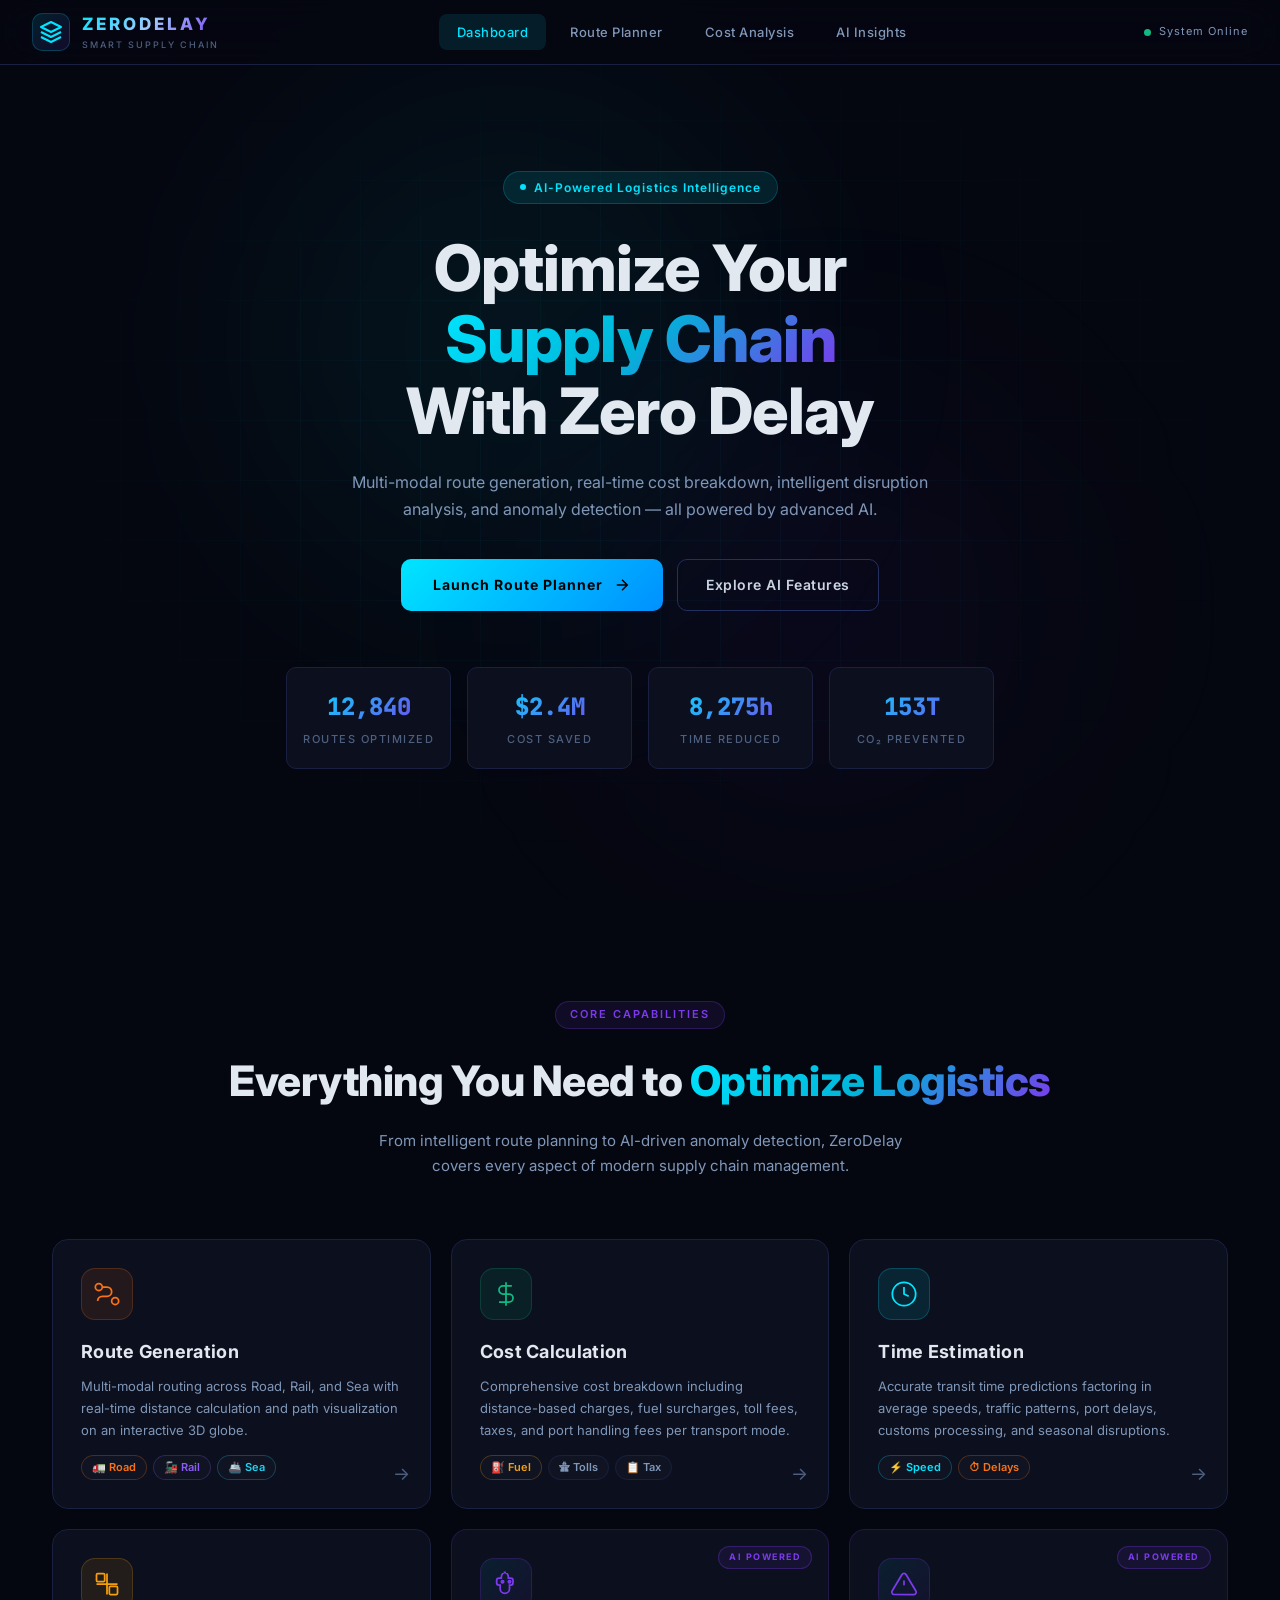
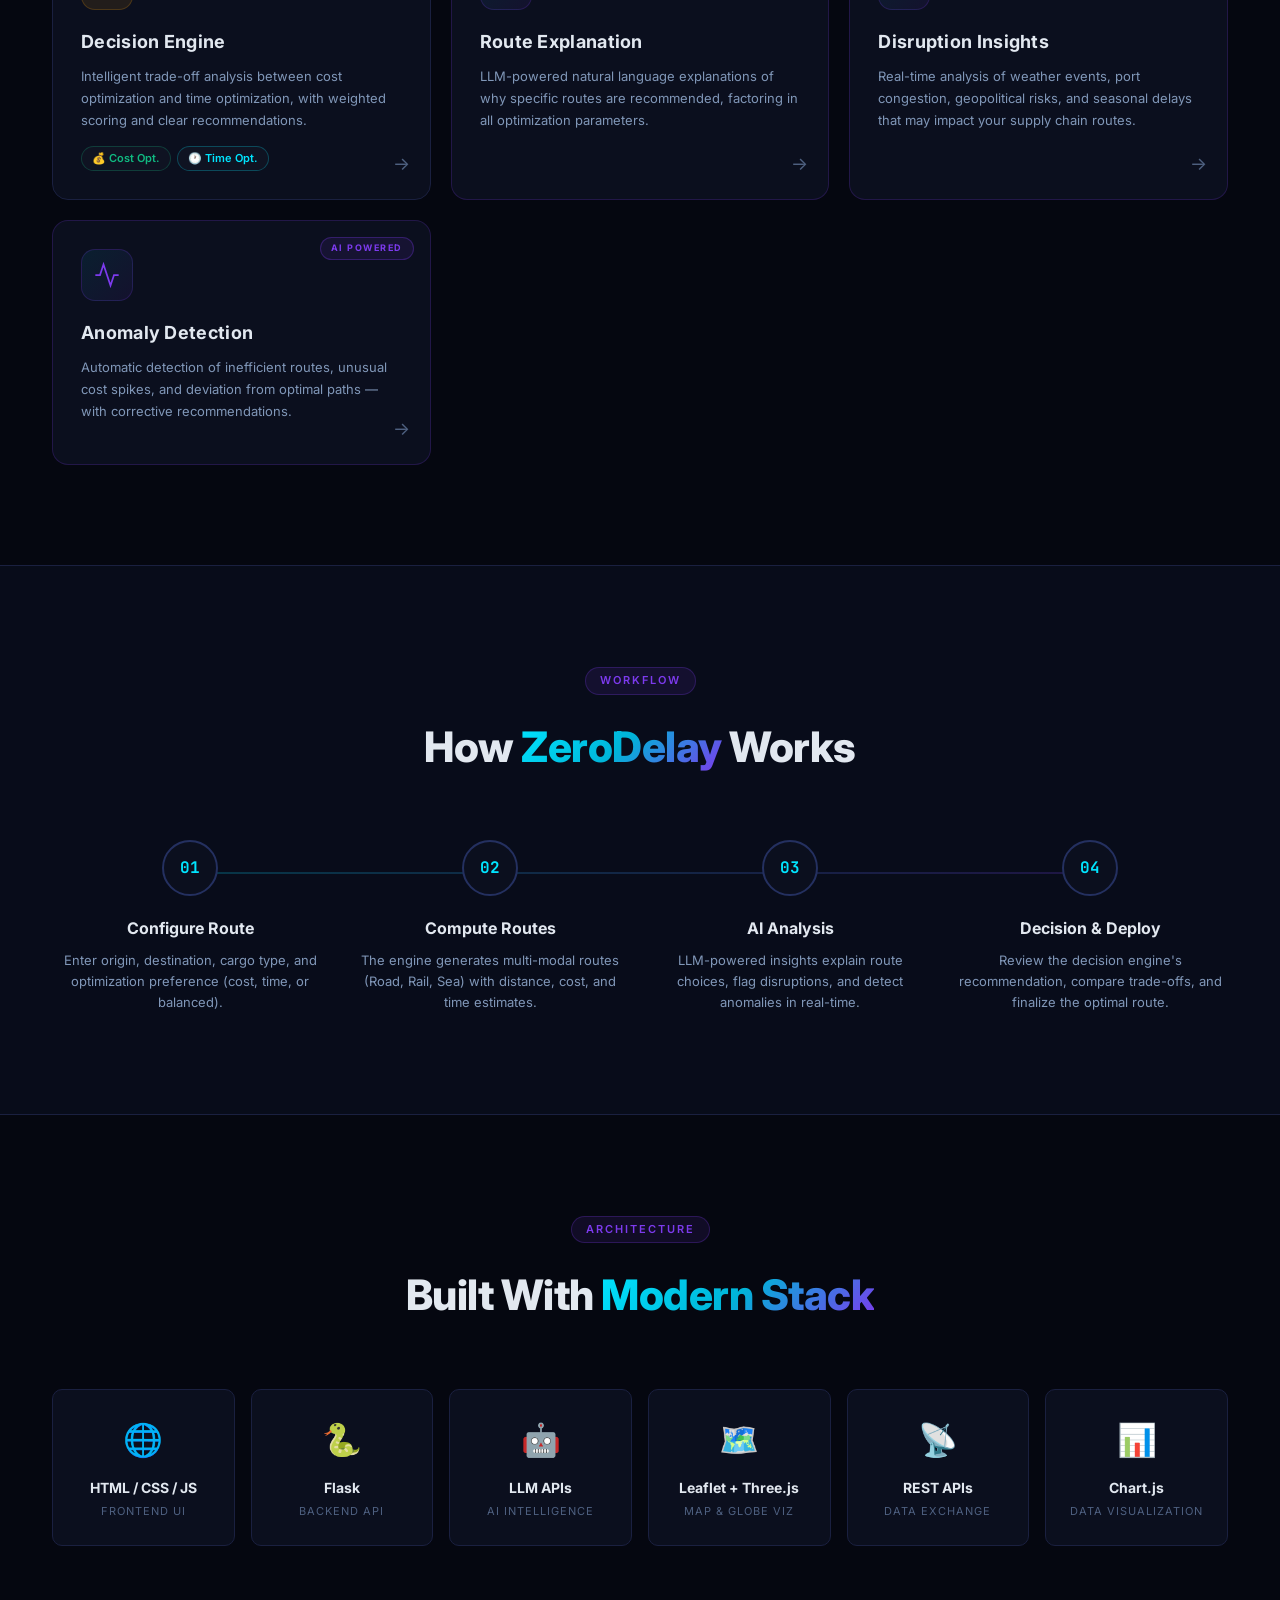
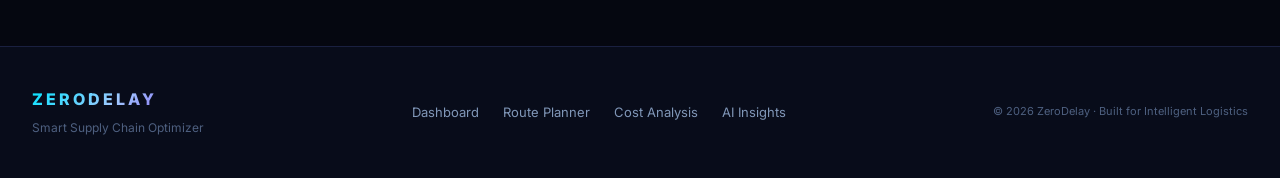
<file: zerodelay03/index.html>
<!DOCTYPE html>
<html lang="en">
<head>
  <meta charset="UTF-8" />
  <meta name="viewport" content="width=device-width, initial-scale=1.0" />
  <title>ZeroDelay · Smart Supply Chain Optimizer</title>
  <meta name="description" content="AI-powered supply chain optimization platform with multi-modal route generation, real-time cost analysis, and intelligent disruption insights." />
  <link href="https://fonts.googleapis.com/css2?family=Inter:wght@300;400;500;600;700;800;900&family=JetBrains+Mono:wght@400;500;600&display=swap" rel="stylesheet" />
  <link rel="stylesheet" href="styles.css" />
</head>
<body>

  <!-- ─── Navigation ──────────────────────────────── -->
  <nav id="main-nav">
    <div class="nav-inner">
      <a href="index.html" class="nav-brand">
        <div class="brand-icon">
          <svg width="24" height="24" viewBox="0 0 24 24" fill="none">
            <path d="M12 2L2 7L12 12L22 7L12 2Z" stroke="url(#g1)" stroke-width="2" stroke-linejoin="round"/>
            <path d="M2 17L12 22L22 17" stroke="url(#g1)" stroke-width="2" stroke-linejoin="round"/>
            <path d="M2 12L12 17L22 12" stroke="url(#g1)" stroke-width="2" stroke-linejoin="round"/>
            <defs><linearGradient id="g1" x1="2" y1="2" x2="22" y2="22"><stop stop-color="#00e5ff"/><stop offset="1" stop-color="#7c3aed"/></linearGradient></defs>
          </svg>
        </div>
        <div>
          <div class="brand-name">ZERODELAY</div>
          <div class="brand-sub">Smart Supply Chain</div>
        </div>
      </a>
      <div class="nav-links">
        <a href="index.html" class="nav-link active">Dashboard</a>
        <a href="routes.html" class="nav-link">Route Planner</a>
        <a href="cost.html" class="nav-link">Cost Analysis</a>
        <a href="ai-insights.html" class="nav-link">AI Insights</a>
      </div>
      <div class="nav-status">
        <div class="status-dot"></div>
        <span>System Online</span>
      </div>
    </div>
  </nav>

  <!-- ─── Hero Section ────────────────────────────── -->
  <section id="hero">
    <div class="hero-bg-grid"></div>
    <div class="hero-glow hero-glow-1"></div>
    <div class="hero-glow hero-glow-2"></div>
    
    <div class="hero-content">
      <div class="hero-badge">
        <span class="badge-dot"></span>
        AI-Powered Logistics Intelligence
      </div>
      <h1 class="hero-title">
        Optimize Your <br/>
        <span class="gradient-text">Supply Chain</span> <br/>
        With Zero Delay
      </h1>
      <p class="hero-subtitle">
        Multi-modal route generation, real-time cost breakdown, intelligent disruption
        analysis, and anomaly detection — all powered by advanced AI.
      </p>
      <div class="hero-actions">
        <a href="routes.html" class="btn-primary" id="hero-cta">
          <span>Launch Route Planner</span>
          <svg width="18" height="18" viewBox="0 0 24 24" fill="none" stroke="currentColor" stroke-width="2"><path d="M5 12h14M12 5l7 7-7 7"/></svg>
        </a>
        <a href="ai-insights.html" class="btn-ghost" id="hero-secondary">
          <span>Explore AI Features</span>
        </a>
      </div>

      <!-- Live Stats Bar -->
      <div class="hero-stats" id="hero-stats">
        <div class="stat-card" data-delay="0">
          <div class="stat-value" id="stat-routes">0</div>
          <div class="stat-label">Routes Optimized</div>
        </div>
        <div class="stat-card" data-delay="100">
          <div class="stat-value" id="stat-cost">$0</div>
          <div class="stat-label">Cost Saved</div>
        </div>
        <div class="stat-card" data-delay="200">
          <div class="stat-value" id="stat-time">0h</div>
          <div class="stat-label">Time Reduced</div>
        </div>
        <div class="stat-card" data-delay="300">
          <div class="stat-value" id="stat-co2">0kg</div>
          <div class="stat-label">CO₂ Prevented</div>
        </div>
      </div>
    </div>
  </section>

  <!-- ─── Features Section ────────────────────────── -->
  <section id="features">
    <div class="section-container">
      <div class="section-header">
        <div class="section-badge">Core Capabilities</div>
        <h2 class="section-title">Everything You Need to <span class="gradient-text">Optimize Logistics</span></h2>
        <p class="section-subtitle">From intelligent route planning to AI-driven anomaly detection, ZeroDelay covers every aspect of modern supply chain management.</p>
      </div>

      <div class="features-grid">
        <!-- Feature 1: Route Generation -->
        <a href="routes.html" class="feature-card" id="feat-route">
          <div class="fc-icon fc-icon-route">
            <svg width="28" height="28" viewBox="0 0 24 24" fill="none" stroke="currentColor" stroke-width="1.5"><circle cx="5" cy="6" r="3"/><circle cx="19" cy="18" r="3"/><path d="M8 6h4a4 4 0 0 1 4 4v0a4 4 0 0 1-4 4H8a4 4 0 0 0-4 4v0"/></svg>
          </div>
          <h3 class="fc-title">Route Generation</h3>
          <p class="fc-desc">Multi-modal routing across Road, Rail, and Sea with real-time distance calculation and path visualization on an interactive 3D globe.</p>
          <div class="fc-tags">
            <span class="tag tag-road">🚛 Road</span>
            <span class="tag tag-rail">🚂 Rail</span>
            <span class="tag tag-sea">🚢 Sea</span>
          </div>
          <div class="fc-arrow">→</div>
        </a>

        <!-- Feature 2: Cost Calculation -->
        <a href="cost.html" class="feature-card" id="feat-cost">
          <div class="fc-icon fc-icon-cost">
            <svg width="28" height="28" viewBox="0 0 24 24" fill="none" stroke="currentColor" stroke-width="1.5"><path d="M12 2v20M17 5H9.5a3.5 3.5 0 0 0 0 7h5a3.5 3.5 0 0 1 0 7H6"/></svg>
          </div>
          <h3 class="fc-title">Cost Calculation</h3>
          <p class="fc-desc">Comprehensive cost breakdown including distance-based charges, fuel surcharges, toll fees, taxes, and port handling fees per transport mode.</p>
          <div class="fc-tags">
            <span class="tag tag-fuel">⛽ Fuel</span>
            <span class="tag tag-toll">🛣 Tolls</span>
            <span class="tag tag-tax">📋 Tax</span>
          </div>
          <div class="fc-arrow">→</div>
        </a>

        <!-- Feature 3: Time Estimation -->
        <a href="routes.html" class="feature-card" id="feat-time">
          <div class="fc-icon fc-icon-time">
            <svg width="28" height="28" viewBox="0 0 24 24" fill="none" stroke="currentColor" stroke-width="1.5"><circle cx="12" cy="12" r="10"/><path d="M12 6v6l4 2"/></svg>
          </div>
          <h3 class="fc-title">Time Estimation</h3>
          <p class="fc-desc">Accurate transit time predictions factoring in average speeds, traffic patterns, port delays, customs processing, and seasonal disruptions.</p>
          <div class="fc-tags">
            <span class="tag tag-speed">⚡ Speed</span>
            <span class="tag tag-delay">⏱ Delays</span>
          </div>
          <div class="fc-arrow">→</div>
        </a>

        <!-- Feature 4: Decision Engine -->
        <a href="cost.html" class="feature-card" id="feat-decide">
          <div class="fc-icon fc-icon-decide">
            <svg width="28" height="28" viewBox="0 0 24 24" fill="none" stroke="currentColor" stroke-width="1.5"><path d="M12 3v18M3 12h18"/><rect x="3" y="3" width="7" height="7" rx="1"/><rect x="14" y="14" width="7" height="7" rx="1"/></svg>
          </div>
          <h3 class="fc-title">Decision Engine</h3>
          <p class="fc-desc">Intelligent trade-off analysis between cost optimization and time optimization, with weighted scoring and clear recommendations.</p>
          <div class="fc-tags">
            <span class="tag tag-cost-opt">💰 Cost Opt.</span>
            <span class="tag tag-time-opt">🕐 Time Opt.</span>
          </div>
          <div class="fc-arrow">→</div>
        </a>

        <!-- Feature 5: Route Explanation (AI) -->
        <a href="ai-insights.html" class="feature-card fc-ai" id="feat-explain">
          <div class="fc-icon fc-icon-ai">
            <svg width="28" height="28" viewBox="0 0 24 24" fill="none" stroke="currentColor" stroke-width="1.5"><path d="M12 2a4 4 0 0 0-4 4v1H6a2 2 0 0 0-2 2v2a2 2 0 0 0 2 2h1v3a4 4 0 0 0 8 0v-3h1a2 2 0 0 0 2-2V9a2 2 0 0 0-2-2h-2V6a4 4 0 0 0-4-4z"/><circle cx="9" cy="10" r="1"/><circle cx="15" cy="10" r="1"/></svg>
          </div>
          <div class="fc-ai-badge">AI Powered</div>
          <h3 class="fc-title">Route Explanation</h3>
          <p class="fc-desc">LLM-powered natural language explanations of why specific routes are recommended, factoring in all optimization parameters.</p>
          <div class="fc-arrow">→</div>
        </a>

        <!-- Feature 6: Disruption Insights (AI) -->
        <a href="ai-insights.html" class="feature-card fc-ai" id="feat-disrupt">
          <div class="fc-icon fc-icon-ai2">
            <svg width="28" height="28" viewBox="0 0 24 24" fill="none" stroke="currentColor" stroke-width="1.5"><path d="M10.29 3.86L1.82 18a2 2 0 0 0 1.71 3h16.94a2 2 0 0 0 1.71-3L13.71 3.86a2 2 0 0 0-3.42 0z"/><line x1="12" y1="9" x2="12" y2="13"/><line x1="12" y1="17" x2="12.01" y2="17"/></svg>
          </div>
          <div class="fc-ai-badge">AI Powered</div>
          <h3 class="fc-title">Disruption Insights</h3>
          <p class="fc-desc">Real-time analysis of weather events, port congestion, geopolitical risks, and seasonal delays that may impact your supply chain routes.</p>
          <div class="fc-arrow">→</div>
        </a>

        <!-- Feature 7: Anomaly Detection (AI) -->
        <a href="ai-insights.html" class="feature-card fc-ai" id="feat-anomaly">
          <div class="fc-icon fc-icon-ai3">
            <svg width="28" height="28" viewBox="0 0 24 24" fill="none" stroke="currentColor" stroke-width="1.5"><path d="M22 12h-4l-3 9L9 3l-3 9H2"/></svg>
          </div>
          <div class="fc-ai-badge">AI Powered</div>
          <h3 class="fc-title">Anomaly Detection</h3>
          <p class="fc-desc">Automatic detection of inefficient routes, unusual cost spikes, and deviation from optimal paths — with corrective recommendations.</p>
          <div class="fc-arrow">→</div>
        </a>
      </div>
    </div>
  </section>

  <!-- ─── How It Works ────────────────────────────── -->
  <section id="how-it-works">
    <div class="section-container">
      <div class="section-header">
        <div class="section-badge">Workflow</div>
        <h2 class="section-title">How <span class="gradient-text">ZeroDelay</span> Works</h2>
      </div>

      <div class="steps-track">
        <div class="step-line"></div>
        <div class="step" data-step="1">
          <div class="step-num">01</div>
          <div class="step-content">
            <h3>Configure Route</h3>
            <p>Enter origin, destination, cargo type, and optimization preference (cost, time, or balanced).</p>
          </div>
        </div>
        <div class="step" data-step="2">
          <div class="step-num">02</div>
          <div class="step-content">
            <h3>Compute Routes</h3>
            <p>The engine generates multi-modal routes (Road, Rail, Sea) with distance, cost, and time estimates.</p>
          </div>
        </div>
        <div class="step" data-step="3">
          <div class="step-num">03</div>
          <div class="step-content">
            <h3>AI Analysis</h3>
            <p>LLM-powered insights explain route choices, flag disruptions, and detect anomalies in real-time.</p>
          </div>
        </div>
        <div class="step" data-step="4">
          <div class="step-num">04</div>
          <div class="step-content">
            <h3>Decision & Deploy</h3>
            <p>Review the decision engine's recommendation, compare trade-offs, and finalize the optimal route.</p>
          </div>
        </div>
      </div>
    </div>
  </section>

  <!-- ─── Tech Stack Section ──────────────────────── -->
  <section id="tech-stack">
    <div class="section-container">
      <div class="section-header">
        <div class="section-badge">Architecture</div>
        <h2 class="section-title">Built With <span class="gradient-text">Modern Stack</span></h2>
      </div>
      <div class="tech-grid">
        <div class="tech-item">
          <div class="tech-icon">🌐</div>
          <div class="tech-name">HTML / CSS / JS</div>
          <div class="tech-role">Frontend UI</div>
        </div>
        <div class="tech-item">
          <div class="tech-icon">🐍</div>
          <div class="tech-name">Flask</div>
          <div class="tech-role">Backend API</div>
        </div>
        <div class="tech-item">
          <div class="tech-icon">🤖</div>
          <div class="tech-name">LLM APIs</div>
          <div class="tech-role">AI Intelligence</div>
        </div>
        <div class="tech-item">
          <div class="tech-icon">🗺️</div>
          <div class="tech-name">Leaflet + Three.js</div>
          <div class="tech-role">Map & Globe Viz</div>
        </div>
        <div class="tech-item">
          <div class="tech-icon">📡</div>
          <div class="tech-name">REST APIs</div>
          <div class="tech-role">Data Exchange</div>
        </div>
        <div class="tech-item">
          <div class="tech-icon">📊</div>
          <div class="tech-name">Chart.js</div>
          <div class="tech-role">Data Visualization</div>
        </div>
      </div>
    </div>
  </section>

  <!-- ─── Footer ──────────────────────────────────── -->
  <footer id="footer">
    <div class="footer-inner">
      <div class="footer-brand">
        <div class="brand-name" style="font-size:16px;">ZERODELAY</div>
        <p style="color:var(--muted);font-size:12px;margin-top:6px;">Smart Supply Chain Optimizer</p>
      </div>
      <div class="footer-links">
        <a href="index.html">Dashboard</a>
        <a href="routes.html">Route Planner</a>
        <a href="cost.html">Cost Analysis</a>
        <a href="ai-insights.html">AI Insights</a>
      </div>
      <div class="footer-copy">
        © 2026 ZeroDelay · Built for Intelligent Logistics
      </div>
    </div>
  </footer>

  <script src="main.js"></script>
</body>
</html>
</file>
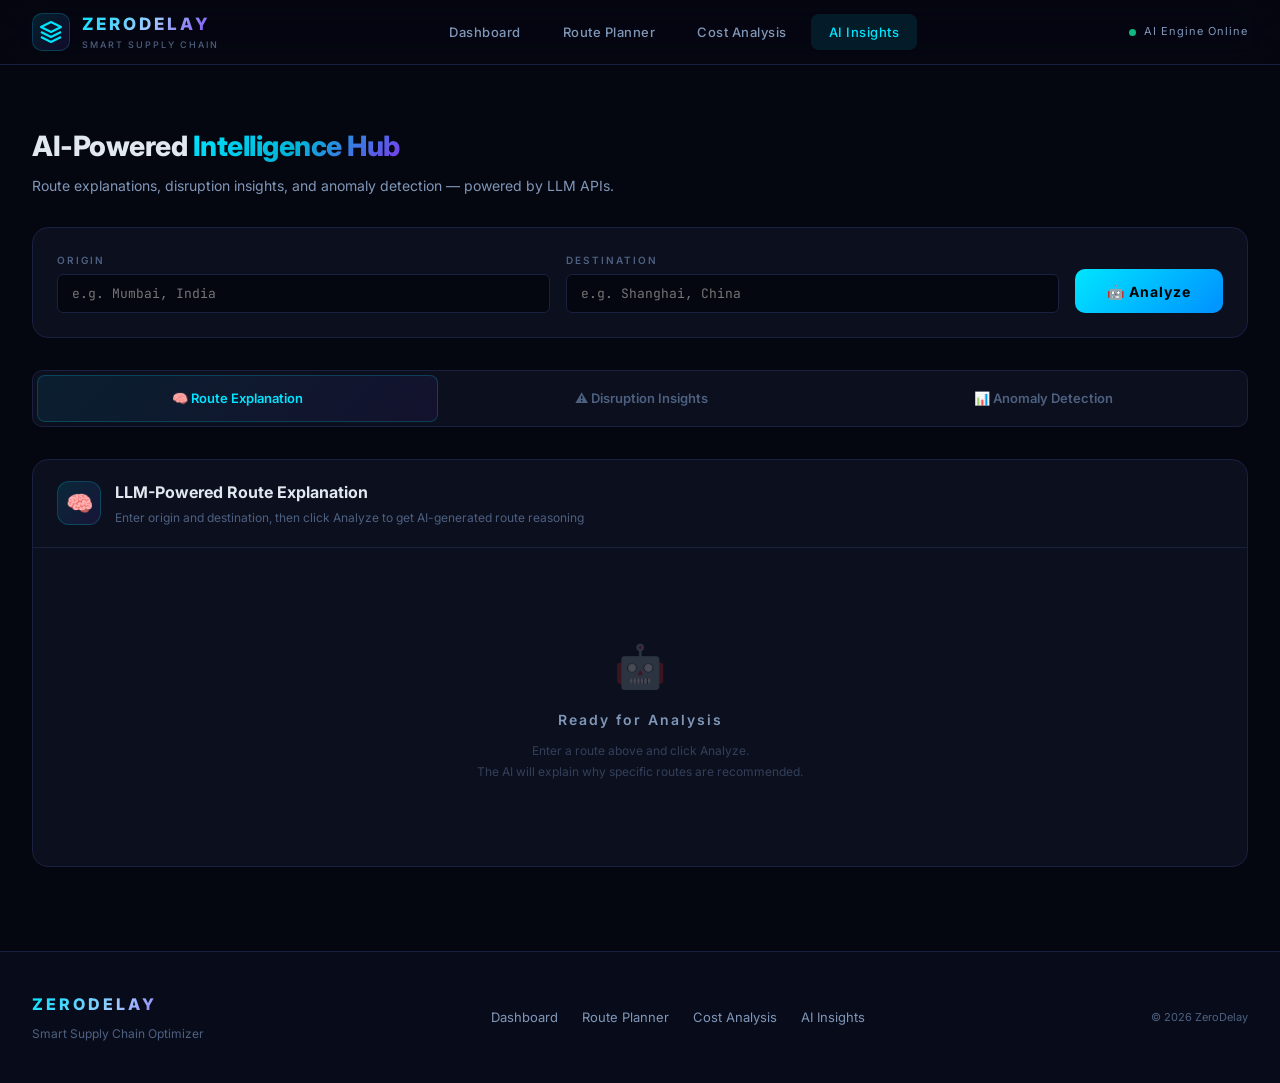
<file: zerodelay03/ai-insights.html>
<!DOCTYPE html>
<html lang="en">
<head>
  <meta charset="UTF-8" />
  <meta name="viewport" content="width=device-width, initial-scale=1.0" />
  <title>AI Insights · ZeroDelay</title>
  <meta name="description" content="AI-powered route explanation, disruption insights, and anomaly detection for intelligent supply chain optimization." />
  <link href="https://fonts.googleapis.com/css2?family=Inter:wght@300;400;500;600;700;800;900&family=JetBrains+Mono:wght@400;500;600&display=swap" rel="stylesheet" />
  <link rel="stylesheet" href="styles.css" />
  <style>
    .ai-layout {
      max-width: 1400px;
      margin: 0 auto;
      padding: 0 32px 60px;
    }

    /* ─── Input Bar ─────────────────────────────── */
    .ai-input-bar {
      background: var(--card);
      border: 1px solid var(--border);
      border-radius: var(--radius-lg);
      padding: 24px;
      margin-bottom: 32px;
      display: grid;
      grid-template-columns: 1fr 1fr auto;
      gap: 16px;
      align-items: end;
    }
    .ai-input-bar .btn-primary {
      height: 44px;
    }

    /* ─── AI Feature Tabs ──────────────────────── */
    .ai-tabs {
      display: flex;
      gap: 4px;
      margin-bottom: 32px;
      background: var(--card);
      border: 1px solid var(--border);
      border-radius: var(--radius);
      padding: 4px;
    }
    .ai-tab {
      flex: 1;
      padding: 12px 16px;
      text-align: center;
      font-size: 13px;
      font-weight: 600;
      color: var(--muted);
      border-radius: 8px;
      cursor: pointer;
      transition: all .2s;
      display: flex;
      align-items: center;
      justify-content: center;
      gap: 8px;
    }
    .ai-tab:hover { color: var(--text); background: rgba(255,255,255,.03); }
    .ai-tab.active {
      background: linear-gradient(135deg, rgba(0,229,255,.08), rgba(124,58,237,.08));
      color: var(--cyan);
      border: 1px solid rgba(0,229,255,.2);
    }

    /* ─── AI Content Panels ────────────────────── */
    .ai-panel { display: none; }
    .ai-panel.active { display: block; }

    /* ─── Route Explanation ─────────────────────── */
    .explanation-card {
      background: var(--card);
      border: 1px solid var(--border);
      border-radius: var(--radius-lg);
      overflow: hidden;
      margin-bottom: 24px;
    }
    .explanation-header {
      padding: 20px 24px;
      border-bottom: 1px solid var(--border);
      display: flex;
      align-items: center;
      gap: 14px;
    }
    .explanation-icon {
      width: 44px;
      height: 44px;
      border-radius: 12px;
      background: linear-gradient(135deg, rgba(0,229,255,.12), rgba(124,58,237,.12));
      border: 1px solid rgba(0,229,255,.2);
      display: flex;
      align-items: center;
      justify-content: center;
      font-size: 22px;
    }
    .explanation-title {
      font-size: 16px;
      font-weight: 700;
    }
    .explanation-subtitle {
      font-size: 12px;
      color: var(--muted);
      margin-top: 2px;
    }
    .explanation-body {
      padding: 24px;
    }
    .explanation-section {
      margin-bottom: 24px;
    }
    .explanation-section:last-child { margin-bottom: 0; }
    .es-title {
      font-size: 12px;
      font-weight: 700;
      letter-spacing: 2px;
      text-transform: uppercase;
      color: var(--cyan);
      margin-bottom: 10px;
      display: flex;
      align-items: center;
      gap: 8px;
    }
    .es-content {
      font-size: 14px;
      line-height: 1.8;
      color: var(--text2);
    }
    .es-content strong { color: var(--text); }

    /* Factor cards */
    .factor-grid {
      display: grid;
      grid-template-columns: repeat(auto-fit, minmax(220px, 1fr));
      gap: 12px;
    }
    .factor-card {
      background: var(--card2);
      border: 1px solid var(--border);
      border-radius: var(--radius);
      padding: 16px;
      transition: all .3s;
    }
    .factor-card:hover {
      border-color: var(--border2);
      transform: translateY(-2px);
    }
    .factor-header {
      display: flex;
      align-items: center;
      gap: 10px;
      margin-bottom: 8px;
    }
    .factor-icon {
      font-size: 20px;
    }
    .factor-title {
      font-size: 13px;
      font-weight: 700;
    }
    .factor-body {
      font-size: 12px;
      color: var(--muted2);
      line-height: 1.6;
    }
    .factor-impact {
      margin-top: 10px;
      display: flex;
      align-items: center;
      gap: 6px;
      font-size: 11px;
      font-weight: 600;
    }
    .impact-high { color: var(--red); }
    .impact-medium { color: var(--amber); }
    .impact-low { color: var(--green); }

    /* ─── Disruption List ──────────────────────── */
    .disruption-timeline {
      position: relative;
      padding-left: 32px;
    }
    .disruption-timeline::before {
      content: '';
      position: absolute;
      left: 12px;
      top: 0;
      bottom: 0;
      width: 2px;
      background: linear-gradient(180deg, var(--cyan), var(--purple), var(--amber));
      opacity: .3;
    }
    .disruption-item {
      position: relative;
      background: var(--card);
      border: 1px solid var(--border);
      border-radius: var(--radius);
      padding: 20px;
      margin-bottom: 16px;
      transition: all .3s;
    }
    .disruption-item:hover {
      border-color: var(--border2);
      transform: translateX(4px);
    }
    .disruption-item::before {
      content: '';
      position: absolute;
      left: -26px;
      top: 24px;
      width: 10px;
      height: 10px;
      border-radius: 50%;
      border: 2px solid;
    }
    .disruption-item.severity-high::before { border-color: var(--red); background: rgba(239,68,68,.3); }
    .disruption-item.severity-medium::before { border-color: var(--amber); background: rgba(245,158,11,.3); }
    .disruption-item.severity-low::before { border-color: var(--green); background: rgba(16,185,129,.3); }
    .di-header {
      display: flex;
      align-items: center;
      justify-content: space-between;
      margin-bottom: 8px;
    }
    .di-title {
      font-size: 14px;
      font-weight: 700;
      display: flex;
      align-items: center;
      gap: 8px;
    }
    .di-severity {
      font-size: 10px;
      font-weight: 700;
      letter-spacing: 1px;
      padding: 3px 10px;
      border-radius: 100px;
    }
    .sev-high   { background: rgba(239,68,68,.12); color: var(--red); }
    .sev-medium { background: rgba(245,158,11,.12); color: var(--amber); }
    .sev-low    { background: rgba(16,185,129,.12); color: var(--green); }
    .di-body {
      font-size: 13px;
      color: var(--muted2);
      line-height: 1.7;
      margin-bottom: 12px;
    }
    .di-meta {
      display: flex;
      gap: 20px;
      font-size: 11px;
      color: var(--muted);
    }
    .di-meta-item {
      display: flex;
      align-items: center;
      gap: 4px;
    }

    /* ─── Anomaly Cards ────────────────────────── */
    .anomaly-grid {
      display: grid;
      grid-template-columns: repeat(auto-fit, minmax(340px, 1fr));
      gap: 16px;
    }
    .anomaly-card {
      background: var(--card);
      border: 1px solid var(--border);
      border-radius: var(--radius-lg);
      overflow: hidden;
      transition: all .3s;
    }
    .anomaly-card:hover {
      border-color: var(--border2);
      transform: translateY(-3px);
      box-shadow: var(--shadow-lg);
    }
    .anomaly-top {
      padding: 20px;
      border-bottom: 1px solid var(--border);
      display: flex;
      align-items: center;
      justify-content: space-between;
    }
    .anomaly-icon {
      width: 42px;
      height: 42px;
      border-radius: 12px;
      display: flex;
      align-items: center;
      justify-content: center;
      font-size: 20px;
    }
    .anomaly-icon.critical {
      background: rgba(239,68,68,.1);
      border: 1px solid rgba(239,68,68,.2);
    }
    .anomaly-icon.warning {
      background: rgba(245,158,11,.1);
      border: 1px solid rgba(245,158,11,.2);
    }
    .anomaly-icon.info {
      background: rgba(0,229,255,.1);
      border: 1px solid rgba(0,229,255,.2);
    }
    .anomaly-type {
      font-size: 10px;
      font-weight: 700;
      letter-spacing: 1.5px;
      text-transform: uppercase;
      padding: 3px 10px;
      border-radius: 100px;
    }
    .type-critical { background: rgba(239,68,68,.1); color: var(--red); }
    .type-warning  { background: rgba(245,158,11,.1); color: var(--amber); }
    .type-info     { background: rgba(0,229,255,.1); color: var(--cyan); }
    .anomaly-body {
      padding: 20px;
    }
    .anomaly-title {
      font-size: 15px;
      font-weight: 700;
      margin-bottom: 8px;
    }
    .anomaly-desc {
      font-size: 13px;
      color: var(--muted2);
      line-height: 1.7;
      margin-bottom: 16px;
    }
    .anomaly-recommendation {
      background: rgba(16,185,129,.05);
      border: 1px solid rgba(16,185,129,.15);
      border-radius: var(--radius);
      padding: 14px;
    }
    .ar-label {
      font-size: 10px;
      font-weight: 700;
      letter-spacing: 2px;
      text-transform: uppercase;
      color: var(--green);
      margin-bottom: 6px;
    }
    .ar-text {
      font-size: 12px;
      line-height: 1.7;
      color: var(--text2);
    }

    /* ─── AI Typing Animation ──────────────────── */
    .typing-indicator {
      display: inline-flex;
      gap: 4px;
      align-items: center;
      padding: 8px 16px;
      background: var(--card2);
      border-radius: 100px;
      margin-bottom: 16px;
    }
    .typing-dot {
      width: 6px;
      height: 6px;
      border-radius: 50%;
      background: var(--cyan);
      animation: typing-bounce .6s ease-in-out infinite;
    }
    .typing-dot:nth-child(2) { animation-delay: .1s; }
    .typing-dot:nth-child(3) { animation-delay: .2s; }
    @keyframes typing-bounce {
      0%, 100% { transform: translateY(0); opacity: .4; }
      50% { transform: translateY(-4px); opacity: 1; }
    }

    /* Responsive */
    @media (max-width: 900px) {
      .ai-input-bar { grid-template-columns: 1fr; }
      .ai-tabs { flex-direction: column; }
      .anomaly-grid { grid-template-columns: 1fr; }
    }
    @media (max-width: 600px) {
      .ai-layout { padding: 0 16px 40px; }
      .factor-grid { grid-template-columns: 1fr; }
    }
  </style>
</head>
<body>

  <!-- Navigation -->
  <nav id="main-nav">
    <div class="nav-inner">
      <a href="index.html" class="nav-brand">
        <div class="brand-icon">
          <svg width="24" height="24" viewBox="0 0 24 24" fill="none"><path d="M12 2L2 7L12 12L22 7L12 2Z" stroke="url(#g1)" stroke-width="2" stroke-linejoin="round"/><path d="M2 17L12 22L22 17" stroke="url(#g1)" stroke-width="2" stroke-linejoin="round"/><path d="M2 12L12 17L22 12" stroke="url(#g1)" stroke-width="2" stroke-linejoin="round"/><defs><linearGradient id="g1" x1="2" y1="2" x2="22" y2="22"><stop stop-color="#00e5ff"/><stop offset="1" stop-color="#7c3aed"/></linearGradient></defs></svg>
        </div>
        <div>
          <div class="brand-name">ZERODELAY</div>
          <div class="brand-sub">Smart Supply Chain</div>
        </div>
      </a>
      <div class="nav-links">
        <a href="index.html" class="nav-link">Dashboard</a>
        <a href="routes.html" class="nav-link">Route Planner</a>
        <a href="cost.html" class="nav-link">Cost Analysis</a>
        <a href="ai-insights.html" class="nav-link active">AI Insights</a>
      </div>
      <div class="nav-status">
        <div class="status-dot"></div>
        <span>AI Engine Online</span>
      </div>
    </div>
  </nav>

  <div class="page-content">
    <div class="page-header">
      <h1 class="page-title">AI-Powered <span class="gradient-text">Intelligence Hub</span></h1>
      <p class="page-subtitle">Route explanations, disruption insights, and anomaly detection — powered by LLM APIs.</p>
    </div>

    <div class="ai-layout">

      <!-- Input Bar -->
      <div class="ai-input-bar">
        <div>
          <label>Origin</label>
          <input id="ai-origin" type="text" placeholder="e.g. Mumbai, India" />
        </div>
        <div>
          <label>Destination</label>
          <input id="ai-dest" type="text" placeholder="e.g. Shanghai, China" />
        </div>
        <button class="btn-primary" onclick="runAIAnalysis()" id="ai-analyze-btn">
          <span>🤖 Analyze</span>
        </button>
      </div>

      <!-- AI Feature Tabs -->
      <div class="ai-tabs">
        <div class="ai-tab active" data-panel="route-explanation" onclick="switchAITab(this)">
          🧠 Route Explanation
        </div>
        <div class="ai-tab" data-panel="disruption-insights" onclick="switchAITab(this)">
          ⚠️ Disruption Insights
        </div>
        <div class="ai-tab" data-panel="anomaly-detection" onclick="switchAITab(this)">
          📊 Anomaly Detection
        </div>
      </div>

      <!-- Panel 1: Route Explanation -->
      <div class="ai-panel active" id="panel-route-explanation">
        <div id="route-explanation-content">
          <div class="explanation-card">
            <div class="explanation-header">
              <div class="explanation-icon">🧠</div>
              <div>
                <div class="explanation-title">LLM-Powered Route Explanation</div>
                <div class="explanation-subtitle">Enter origin and destination, then click Analyze to get AI-generated route reasoning</div>
              </div>
            </div>
            <div class="explanation-body">
              <div class="empty-state">
                <div class="empty-icon">🤖</div>
                <div class="empty-title">Ready for Analysis</div>
                <div class="empty-subtitle">Enter a route above and click Analyze.<br/>The AI will explain why specific routes are recommended.</div>
              </div>
            </div>
          </div>
        </div>
      </div>

      <!-- Panel 2: Disruption Insights -->
      <div class="ai-panel" id="panel-disruption-insights">
        <div id="disruption-content">
          <div class="explanation-card">
            <div class="explanation-header">
              <div class="explanation-icon">⚠️</div>
              <div>
                <div class="explanation-title">Disruption Intelligence</div>
                <div class="explanation-subtitle">Real-time analysis of weather, geopolitical, and operational disruptions</div>
              </div>
            </div>
            <div class="explanation-body">
              <div class="empty-state">
                <div class="empty-icon">🌍</div>
                <div class="empty-title">Enter a Route</div>
                <div class="empty-subtitle">Provide origin and destination to analyze<br/>potential disruptions along the corridor.</div>
              </div>
            </div>
          </div>
        </div>
      </div>

      <!-- Panel 3: Anomaly Detection -->
      <div class="ai-panel" id="panel-anomaly-detection">
        <div id="anomaly-content">
          <div class="explanation-card">
            <div class="explanation-header">
              <div class="explanation-icon">📊</div>
              <div>
                <div class="explanation-title">Anomaly Detection Engine</div>
                <div class="explanation-subtitle">Identifies inefficient routes, cost spikes, and deviations from optimal paths</div>
              </div>
            </div>
            <div class="explanation-body">
              <div class="empty-state">
                <div class="empty-icon">🔍</div>
                <div class="empty-title">Analyze a Route</div>
                <div class="empty-subtitle">The anomaly detector will flag<br/>inefficiencies and suggest corrections.</div>
              </div>
            </div>
          </div>
        </div>
      </div>

    </div>
  </div>

  <footer id="footer">
    <div class="footer-inner">
      <div class="footer-brand">
        <div class="brand-name" style="font-size:16px;">ZERODELAY</div>
        <p style="color:var(--muted);font-size:12px;margin-top:6px;">Smart Supply Chain Optimizer</p>
      </div>
      <div class="footer-links">
        <a href="index.html">Dashboard</a>
        <a href="routes.html">Route Planner</a>
        <a href="cost.html">Cost Analysis</a>
        <a href="ai-insights.html">AI Insights</a>
      </div>
      <div class="footer-copy">© 2026 ZeroDelay</div>
    </div>
  </footer>

  <div id="toast"></div>

  <script src="main.js"></script>
  <script>
  /* ══════════════════════════════════════════════════
     AI INSIGHTS PAGE LOGIC
  ══════════════════════════════════════════════════ */

  // Load last route data if available
  const savedData = JSON.parse(localStorage.getItem('zerodelay_last_result') || 'null');
  if (savedData) {
    document.getElementById('ai-origin').value = savedData.origin || '';
    document.getElementById('ai-dest').value = savedData.destination || '';
  }

  // ─── Tab switching ─────────────────────────────
  function switchAITab(el) {
    document.querySelectorAll('.ai-tab').forEach(t => t.classList.remove('active'));
    document.querySelectorAll('.ai-panel').forEach(p => p.classList.remove('active'));
    el.classList.add('active');
    document.getElementById('panel-' + el.dataset.panel).classList.add('active');
  }

  // ─── Run AI Analysis ──────────────────────────
  async function runAIAnalysis() {
    const origin = document.getElementById('ai-origin').value.trim();
    const dest = document.getElementById('ai-dest').value.trim();

    if (!origin || !dest) {
      showToast('⚠ Please enter both origin and destination', '#f97316');
      return;
    }

    const btn = document.getElementById('ai-analyze-btn');
    btn.disabled = true;
    btn.innerHTML = '<div class="typing-indicator"><div class="typing-dot"></div><div class="typing-dot"></div><div class="typing-dot"></div></div> Analyzing…';

    // Try to call Flask AI APIs
    let routeExplanation = null, disruptions = null, anomalies = null;
    const apiBase = (savedData && savedData.api_url) || 'http://localhost:5000';

    try {
      const [r1, r2, r3] = await Promise.allSettled([
        fetch(`${apiBase}/api/explain`, {
          method: 'POST',
          headers: { 'Content-Type': 'application/json' },
          body: JSON.stringify({ origin, destination: dest }),
          signal: AbortSignal.timeout(5000)
        }).then(r => r.ok ? r.json() : null),
        fetch(`${apiBase}/api/disruptions`, {
          method: 'POST',
          headers: { 'Content-Type': 'application/json' },
          body: JSON.stringify({ origin, destination: dest }),
          signal: AbortSignal.timeout(5000)
        }).then(r => r.ok ? r.json() : null),
        fetch(`${apiBase}/api/anomalies`, {
          method: 'POST',
          headers: { 'Content-Type': 'application/json' },
          body: JSON.stringify({ origin, destination: dest }),
          signal: AbortSignal.timeout(5000)
        }).then(r => r.ok ? r.json() : null),
      ]);
      routeExplanation = r1.status === 'fulfilled' ? r1.value : null;
      disruptions = r2.status === 'fulfilled' ? r2.value : null;
      anomalies = r3.status === 'fulfilled' ? r3.value : null;
    } catch { /* use mock */ }

    // Generate mock data if APIs unavailable
    if (!routeExplanation) routeExplanation = mockRouteExplanation(origin, dest);
    if (!disruptions) disruptions = mockDisruptions(origin, dest);
    if (!anomalies) anomalies = mockAnomalies(origin, dest);

    // Simulate processing delay for effect
    await new Promise(r => setTimeout(r, 1200));

    renderRouteExplanation(routeExplanation, origin, dest);
    renderDisruptions(disruptions, origin, dest);
    renderAnomalies(anomalies, origin, dest);

    btn.disabled = false;
    btn.innerHTML = '<span>🤖 Analyze</span>';
    showToast('✓ AI analysis complete', '#10b981');
  }

  // ─── Mock Data Generators ─────────────────────

  function mockRouteExplanation(origin, dest) {
    return {
      summary: `The AI engine has evaluated 3 transport modes for the <strong>${origin} → ${dest}</strong> corridor. Based on distance, logistics infrastructure, cargo constraints, and current market conditions, the analysis produces the following recommendation.`,
      recommendation: {
        mode: 'sea',
        reason: `Sea freight is recommended for the ${origin} → ${dest} corridor as it offers the lowest per-unit cost and CO₂ footprint. The route benefits from established shipping lanes, frequent vessel schedules, and modern port infrastructure at both ends.`
      },
      factors: [
        {
          icon: '📏', title: 'Distance Analysis',
          body: `The great-circle distance between ${origin} and ${dest} spans a significant maritime corridor. Sea routes, while ~50% longer in absolute distance, leverage naval highways that are optimized for container throughput.`,
          impact: 'high', impactLabel: 'Major factor'
        },
        {
          icon: '💰', title: 'Cost Structure',
          body: `Sea freight costs approximately $0.22/km vs $0.85/km for road and $0.55/km for rail. For bulk cargo, this translates to substantial savings of 60-75% over road transport.`,
          impact: 'high', impactLabel: 'Decisive factor'
        },
        {
          icon: '⏱', title: 'Transit Time',
          body: `Sea transit is the slowest option (~18 km/h avg). However, for non-perishable goods, the cost savings outweigh the time penalty. Port handling adds 24-48h at each terminus.`,
          impact: 'medium', impactLabel: 'Trade-off factor'
        },
        {
          icon: '🌱', title: 'Environmental Impact',
          body: `Sea freight produces ~0.009 kg CO₂ per km vs 0.148 kg/km for road — a 94% reduction. This aligns with sustainability goals and potential carbon credit benefits.`,
          impact: 'medium', impactLabel: 'Supporting factor'
        },
        {
          icon: '⚡', title: 'Infrastructure',
          body: `Both ${origin} and ${dest} have major international ports with deep-water berths, container handling facilities, and established customs processes.`,
          impact: 'low', impactLabel: 'Enabling factor'
        },
        {
          icon: '📊', title: 'Market Conditions',
          body: `Current freight rates on this lane are within normal range. No capacity constraints or peak season surcharges detected. Booking availability is good for the next 30 days.`,
          impact: 'low', impactLabel: 'Neutral'
        }
      ],
      alternativeAnalysis: `<strong>Road transport</strong> would be preferred if the shipment is time-sensitive (under 72h SLA) or if the cargo requires door-to-door delivery without transshipment. <strong>Rail</strong> offers a middle ground with ~40% cost savings over road while being 3-4x faster than sea.`
    };
  }

  function mockDisruptions(origin, dest) {
    return [
      {
        severity: 'high',
        title: '🌊 Monsoon Season — Bay of Bengal',
        body: `Heavy monsoon activity detected along the ${origin} seaboard. Expect potential delays of 2-5 days for sea routes during June-September. Wind speeds may exceed 45 knots, affecting vessel schedules.`,
        region: 'Indian Ocean',
        affectedModes: ['sea'],
        probability: '72%',
        timeframe: 'Next 30 days'
      },
      {
        severity: 'medium',
        title: '🚧 Port Congestion — Destination Terminal',
        body: `${dest} port is experiencing moderate congestion with vessel waiting times averaging 18-36 hours. Container yard utilization at 87%. Recommend pre-booking berth slots to minimize delays.`,
        region: dest,
        affectedModes: ['sea'],
        probability: '58%',
        timeframe: 'Current'
      },
      {
        severity: 'medium',
        title: '🛣 Highway Construction — Border Region',
        body: `Major highway upgrade project detected on a segment of the road route between ${origin} and ${dest}. Expect detours adding 120-180 km and 4-6 hours to road transit.`,
        region: 'Transit corridor',
        affectedModes: ['road'],
        probability: '85%',
        timeframe: 'Next 90 days'
      },
      {
        severity: 'low',
        title: '✅ Rail Network — Normal Operations',
        body: `Railway corridors between ${origin} and ${dest} are operating normally. No maintenance windows or capacity constraints detected. On-time performance trending at 94%.`,
        region: 'Rail corridor',
        affectedModes: ['rail'],
        probability: '12%',
        timeframe: 'Next 30 days'
      },
      {
        severity: 'low',
        title: '🌤 Weather Outlook — Generally Favorable',
        body: `Outside of monsoon season, weather conditions along the corridor are predominantly favorable. Average visibility and wind conditions support normal transit for all modes.`,
        region: 'Full corridor',
        affectedModes: ['road', 'rail', 'sea'],
        probability: '15%',
        timeframe: 'Next 7 days'
      }
    ];
  }

  function mockAnomalies(origin, dest) {
    return [
      {
        type: 'critical',
        icon: '🚨',
        title: 'Inefficient Route Detected — Road',
        description: `The direct road route between ${origin} and ${dest} passes through a high-altitude mountain pass (4,200m) that adds 35% to fuel consumption and 28% to transit time compared to the lowland alternative route.`,
        recommendation: `Switch to the southern bypass route via the coastal highway. This adds 180 km in distance but reduces fuel cost by $${Math.round(Math.random() * 500 + 200)} and cuts transit time by ${Math.round(Math.random() * 8 + 4)} hours due to better road conditions and lower gradients.`
      },
      {
        type: 'warning',
        icon: '💸',
        title: 'Cost Spike — Fuel Surcharge Anomaly',
        description: `Diesel prices along the ${origin} corridor have spiked 23% above the rolling average ($1.42/L vs $1.15/L avg). This adds an estimated $${Math.round(Math.random() * 300 + 150)} to road transport costs that is not reflected in standard rate cards.`,
        recommendation: `Consider rail transport for this shipment to avoid fuel cost exposure. Alternatively, lock in fuel hedging contracts for future shipments on this lane. Rail's fixed energy costs are insulated from fuel market volatility.`
      },
      {
        type: 'warning',
        icon: '⏰',
        title: 'Time Deviation — Port Processing Delay',
        description: `Average customs clearance at ${dest} port has increased from 12h to 28h over the past 2 weeks due to new documentation requirements. This extends sea route total time by ~16 hours beyond estimates.`,
        recommendation: `Pre-submit documentation electronically via the PortNet system 48h before vessel arrival. Consider using a licensed customs broker at the destination to expedite processing. Factor additional buffer into delivery commitments.`
      },
      {
        type: 'info',
        icon: '📈',
        title: 'Optimization Opportunity — Consolidation',
        description: `Analysis of historical shipments on the ${origin} → ${dest} lane shows that cargo volumes could support full-container-load (FCL) pricing instead of less-than-container-load (LCL). Current utilization is averaging 68% per container.`,
        recommendation: `Consolidate shipments to achieve 85%+ container utilization. This could reduce per-unit shipping cost by 18-25%. Consider weekly batch scheduling instead of on-demand shipping to pool cargo across shipments.`
      }
    ];
  }

  // ─── Render Functions ─────────────────────────

  function renderRouteExplanation(data, origin, dest) {
    const factorsHTML = data.factors.map(f => `
      <div class="factor-card">
        <div class="factor-header">
          <div class="factor-icon">${f.icon}</div>
          <div class="factor-title">${f.title}</div>
        </div>
        <div class="factor-body">${f.body}</div>
        <div class="factor-impact impact-${f.impact}">
          ● ${f.impactLabel}
        </div>
      </div>
    `).join('');

    document.getElementById('route-explanation-content').innerHTML = `
      <div class="explanation-card">
        <div class="explanation-header">
          <div class="explanation-icon">🧠</div>
          <div>
            <div class="explanation-title">Route Explanation — ${origin} → ${dest}</div>
            <div class="explanation-subtitle">Generated by LLM analysis engine · ${new Date().toLocaleTimeString()}</div>
          </div>
        </div>
        <div class="explanation-body">

          <div class="explanation-section">
            <div class="es-title">📋 Executive Summary</div>
            <div class="es-content">${data.summary}</div>
          </div>

          <div class="explanation-section">
            <div class="es-title">✅ Recommendation</div>
            <div class="ai-card">
              <div class="ai-card-header">
                <div class="ai-orb">🎯</div>
                <div class="ai-card-title">Recommended: ${data.recommendation.mode.toUpperCase()}</div>
              </div>
              <div class="ai-card-body">${data.recommendation.reason}</div>
            </div>
          </div>

          <div class="explanation-section">
            <div class="es-title">🔍 Decision Factors</div>
            <div class="factor-grid">${factorsHTML}</div>
          </div>

          <div class="explanation-section">
            <div class="es-title">🔄 Alternative Analysis</div>
            <div class="es-content">${data.alternativeAnalysis}</div>
          </div>

        </div>
      </div>
    `;
  }

  function renderDisruptions(data, origin, dest) {
    const timelineHTML = data.map(d => `
      <div class="disruption-item severity-${d.severity}">
        <div class="di-header">
          <div class="di-title">${d.title}</div>
          <div class="di-severity sev-${d.severity}">${d.severity.toUpperCase()}</div>
        </div>
        <div class="di-body">${d.body}</div>
        <div class="di-meta">
          <div class="di-meta-item">📍 ${d.region}</div>
          <div class="di-meta-item">🎯 ${d.probability} probability</div>
          <div class="di-meta-item">⏱ ${d.timeframe}</div>
          <div class="di-meta-item">🚚 ${d.affectedModes.map(m => m.toUpperCase()).join(', ')}</div>
        </div>
      </div>
    `).join('');

    const highCount = data.filter(d => d.severity === 'high').length;
    const medCount = data.filter(d => d.severity === 'medium').length;
    const lowCount = data.filter(d => d.severity === 'low').length;

    document.getElementById('disruption-content').innerHTML = `
      <div class="explanation-card" style="margin-bottom:24px">
        <div class="explanation-header">
          <div class="explanation-icon">⚠️</div>
          <div>
            <div class="explanation-title">Disruption Analysis — ${origin} → ${dest}</div>
            <div class="explanation-subtitle">${data.length} disruptions detected · Last scan: ${new Date().toLocaleTimeString()}</div>
          </div>
        </div>
        <div style="padding:20px;display:flex;gap:12px">
          <div class="metric-card" style="flex:1;padding:14px;text-align:center">
            <div class="metric-value" style="font-size:22px;color:var(--red)">${highCount}</div>
            <div class="metric-label">High</div>
          </div>
          <div class="metric-card" style="flex:1;padding:14px;text-align:center">
            <div class="metric-value" style="font-size:22px;color:var(--amber)">${medCount}</div>
            <div class="metric-label">Medium</div>
          </div>
          <div class="metric-card" style="flex:1;padding:14px;text-align:center">
            <div class="metric-value" style="font-size:22px;color:var(--green)">${lowCount}</div>
            <div class="metric-label">Low</div>
          </div>
        </div>
      </div>

      <div class="disruption-timeline">${timelineHTML}</div>
    `;
  }

  function renderAnomalies(data, origin, dest) {
    const cardsHTML = data.map(a => `
      <div class="anomaly-card">
        <div class="anomaly-top">
          <div class="anomaly-icon ${a.type}">
            ${a.icon}
          </div>
          <div class="anomaly-type type-${a.type}">${a.type.toUpperCase()}</div>
        </div>
        <div class="anomaly-body">
          <div class="anomaly-title">${a.title}</div>
          <div class="anomaly-desc">${a.description}</div>
          <div class="anomaly-recommendation">
            <div class="ar-label">💡 Recommendation</div>
            <div class="ar-text">${a.recommendation}</div>
          </div>
        </div>
      </div>
    `).join('');

    const criticalCount = data.filter(a => a.type === 'critical').length;
    const warningCount = data.filter(a => a.type === 'warning').length;

    document.getElementById('anomaly-content').innerHTML = `
      <div class="explanation-card" style="margin-bottom:24px">
        <div class="explanation-header">
          <div class="explanation-icon">📊</div>
          <div>
            <div class="explanation-title">Anomaly Detection — ${origin} → ${dest}</div>
            <div class="explanation-subtitle">${data.length} anomalies detected · Scanned ${new Date().toLocaleTimeString()}</div>
          </div>
        </div>
        <div style="padding:20px">
          <div class="ai-card">
            <div class="ai-card-header">
              <div class="ai-orb">🔍</div>
              <div class="ai-card-title">Scan Summary</div>
            </div>
            <div class="ai-card-body">
              The anomaly detection engine scanned the <strong>${origin} → ${dest}</strong> corridor and identified 
              <strong style="color:var(--red)">${criticalCount} critical</strong> and 
              <strong style="color:var(--amber)">${warningCount} warning</strong> level anomalies. 
              Each anomaly includes a corrective recommendation. Review and apply these to optimize your supply chain operations.
            </div>
          </div>
        </div>
      </div>

      <div class="anomaly-grid">${cardsHTML}</div>
    `;
  }
  </script>
</body>
</html>
</file>
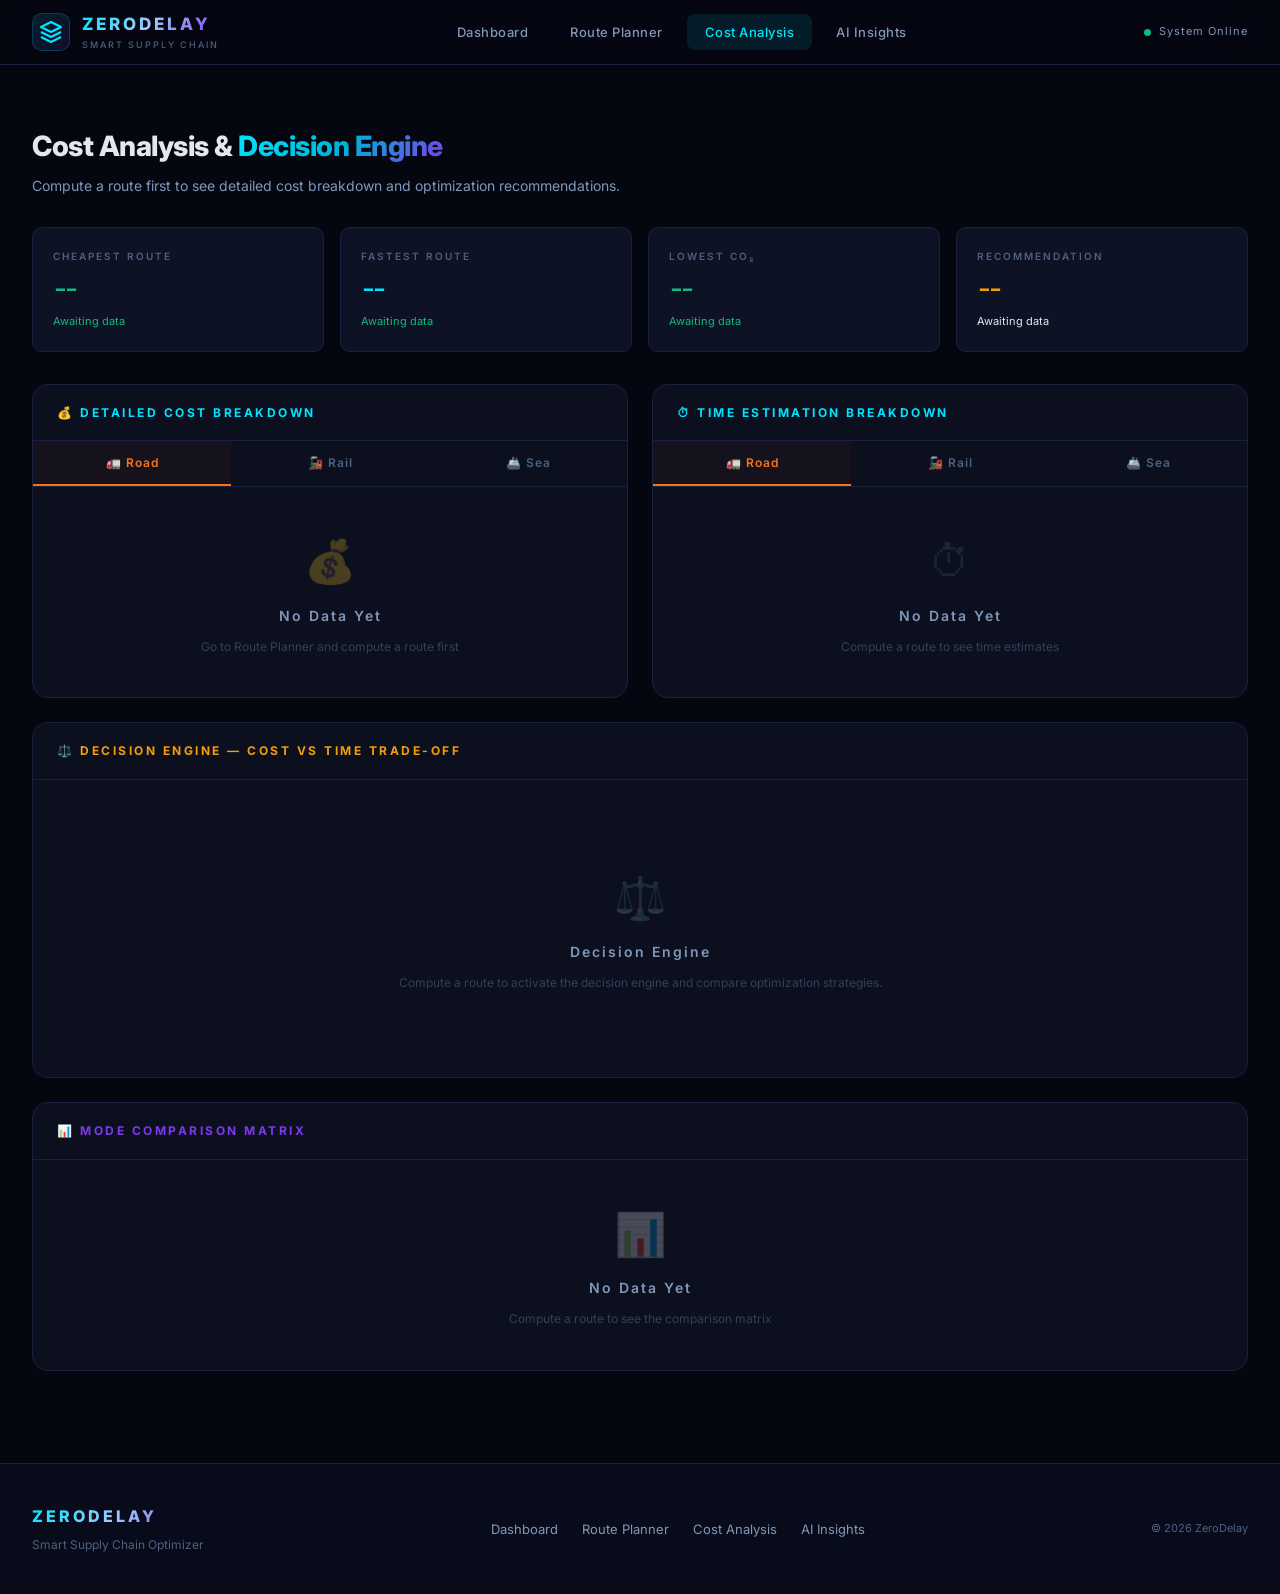
<file: zerodelay03/cost.html>
<!DOCTYPE html>
<html lang="en">
<head>
  <meta charset="UTF-8" />
  <meta name="viewport" content="width=device-width, initial-scale=1.0" />
  <title>Cost Analysis · ZeroDelay</title>
  <meta name="description" content="Detailed cost breakdown across transport modes with fuel, toll, tax, and handling fee analysis. Decision engine for cost vs time optimization." />
  <link href="https://fonts.googleapis.com/css2?family=Inter:wght@300;400;500;600;700;800;900&family=JetBrains+Mono:wght@400;500;600&display=swap" rel="stylesheet" />
  <link rel="stylesheet" href="styles.css" />
  <style>
    .cost-layout {
      max-width: 1400px;
      margin: 0 auto;
      padding: 0 32px 60px;
    }

    /* ─── Summary Cards ─────────────────────────── */
    .summary-row {
      display: grid;
      grid-template-columns: repeat(4, 1fr);
      gap: 16px;
      margin-bottom: 32px;
    }

    /* ─── Two Column Layout ─────────────────────── */
    .cost-grid {
      display: grid;
      grid-template-columns: 1fr 1fr;
      gap: 24px;
      margin-bottom: 32px;
    }
    .cost-grid-full {
      grid-column: 1 / -1;
    }

    /* ─── Cost Breakdown Table ───────────────────── */
    .breakdown-card {
      background: var(--card);
      border: 1px solid var(--border);
      border-radius: var(--radius-lg);
      overflow: hidden;
    }
    .breakdown-header {
      padding: 18px 24px;
      display: flex;
      align-items: center;
      justify-content: space-between;
      border-bottom: 1px solid var(--border);
    }
    .breakdown-title {
      font-size: 12px;
      font-weight: 700;
      letter-spacing: 2.5px;
      text-transform: uppercase;
      display: flex;
      align-items: center;
      gap: 10px;
    }
    .breakdown-body {
      padding: 0;
    }

    /* Mode tab selector */
    .mode-tabs {
      display: flex;
      border-bottom: 1px solid var(--border);
    }
    .mode-tab {
      flex: 1;
      padding: 12px;
      text-align: center;
      font-size: 12px;
      font-weight: 600;
      letter-spacing: 1px;
      cursor: pointer;
      transition: all .2s;
      color: var(--muted);
      border-bottom: 2px solid transparent;
    }
    .mode-tab:hover { color: var(--text); background: rgba(255,255,255,.02); }
    .mode-tab.active-road  { color: var(--road); border-bottom-color: var(--road); background: rgba(249,115,22,.04); }
    .mode-tab.active-rail  { color: var(--rail); border-bottom-color: var(--rail); background: rgba(139,92,246,.04); }
    .mode-tab.active-sea   { color: var(--sea);  border-bottom-color: var(--sea);  background: rgba(34,211,238,.04); }

    /* Breakdown rows */
    .breakdown-row {
      display: flex;
      align-items: center;
      justify-content: space-between;
      padding: 14px 24px;
      border-bottom: 1px solid rgba(26,32,64,.3);
      transition: background .2s;
    }
    .breakdown-row:last-child { border-bottom: none; }
    .breakdown-row:hover { background: rgba(255,255,255,.015); }
    .breakdown-row.total {
      background: rgba(0,229,255,.03);
      border-top: 1px solid var(--border);
      font-weight: 700;
    }
    .br-label {
      display: flex;
      align-items: center;
      gap: 10px;
      font-size: 13px;
    }
    .br-icon {
      width: 28px;
      height: 28px;
      border-radius: 6px;
      display: flex;
      align-items: center;
      justify-content: center;
      font-size: 14px;
      background: rgba(255,255,255,.04);
      border: 1px solid var(--border);
    }
    .br-sub {
      font-size: 10px;
      color: var(--muted);
      margin-top: 2px;
    }
    .br-value {
      font-family: var(--mono);
      font-size: 14px;
      font-weight: 600;
    }
    .br-pct {
      font-size: 10px;
      color: var(--muted);
      margin-left: 10px;
      font-family: var(--mono);
    }

    /* ─── Visual Bar Chart ──────────────────────── */
    .bar-chart {
      padding: 24px;
    }
    .bar-chart-item {
      margin-bottom: 18px;
    }
    .bar-chart-label {
      display: flex;
      justify-content: space-between;
      margin-bottom: 6px;
      font-size: 12px;
      font-weight: 600;
    }
    .bar-chart-track {
      height: 8px;
      background: var(--bg);
      border-radius: 4px;
      overflow: hidden;
    }
    .bar-chart-fill {
      height: 100%;
      border-radius: 4px;
      transition: width 1.2s cubic-bezier(.22,1,.36,1);
    }

    /* ─── Decision Engine ───────────────────────── */
    .decision-grid {
      display: grid;
      grid-template-columns: 1fr 1fr;
      gap: 16px;
      margin-bottom: 20px;
    }
    .decision-option {
      background: var(--card2);
      border: 1px solid var(--border);
      border-radius: var(--radius);
      padding: 20px;
      cursor: pointer;
      transition: all .3s;
      position: relative;
    }
    .decision-option:hover {
      border-color: var(--border2);
      transform: translateY(-2px);
    }
    .decision-option.selected {
      border-color: var(--cyan);
      background: rgba(0,229,255,.03);
    }
    .decision-option.selected::after {
      content: '✓ SELECTED';
      position: absolute;
      top: 12px;
      right: 12px;
      font-size: 9px;
      font-weight: 700;
      letter-spacing: 1px;
      color: var(--cyan);
      background: var(--cyan-dim);
      padding: 3px 8px;
      border-radius: 100px;
    }
    .do-title {
      font-size: 16px;
      font-weight: 700;
      margin-bottom: 6px;
      display: flex;
      align-items: center;
      gap: 8px;
    }
    .do-desc {
      font-size: 12px;
      color: var(--muted2);
      line-height: 1.6;
      margin-bottom: 14px;
    }
    .do-metrics {
      display: grid;
      grid-template-columns: 1fr 1fr;
      gap: 8px;
    }
    .do-metric {
      background: var(--bg);
      border-radius: var(--radius-sm);
      padding: 10px;
    }
    .do-metric-label {
      font-size: 9px;
      letter-spacing: 1.5px;
      text-transform: uppercase;
      color: var(--muted);
      margin-bottom: 4px;
    }
    .do-metric-value {
      font-family: var(--mono);
      font-size: 16px;
      font-weight: 700;
    }

    /* ─── Time Breakdown ────────────────────────── */
    .time-segments {
      display: flex;
      gap: 4px;
      margin-bottom: 16px;
      height: 30px;
      border-radius: 6px;
      overflow: hidden;
    }
    .time-seg {
      display: flex;
      align-items: center;
      justify-content: center;
      font-size: 9px;
      font-weight: 600;
      letter-spacing: .5px;
      color: #000;
      transition: flex .5s cubic-bezier(.22,1,.36,1);
    }
    .time-legend {
      display: flex;
      gap: 16px;
      flex-wrap: wrap;
    }
    .time-legend-item {
      display: flex;
      align-items: center;
      gap: 6px;
      font-size: 11px;
      color: var(--muted2);
    }
    .time-legend-dot {
      width: 8px;
      height: 8px;
      border-radius: 2px;
    }

    /* ─── Comparison Table ──────────────────────── */
    .comparison-table {
      width: 100%;
      border-collapse: collapse;
    }
    .comparison-table th {
      font-size: 10px;
      font-weight: 600;
      letter-spacing: 2px;
      text-transform: uppercase;
      color: var(--muted);
      padding: 14px 18px;
      text-align: left;
      border-bottom: 1px solid var(--border);
      background: var(--bg);
    }
    .comparison-table td {
      padding: 16px 18px;
      font-size: 13px;
      border-bottom: 1px solid rgba(26,32,64,.3);
      vertical-align: middle;
    }
    .comparison-table tr:hover td {
      background: rgba(255,255,255,.015);
    }
    .comparison-table .best-val {
      color: var(--green);
      font-weight: 700;
    }
    .comparison-table .worst-val {
      color: var(--red);
      opacity: .7;
    }

    /* ─── Score gauge ───────────────────────────── */
    .score-ring {
      width: 80px;
      height: 80px;
      position: relative;
      margin: 0 auto 10px;
    }
    .score-ring svg {
      width: 100%;
      height: 100%;
      transform: rotate(-90deg);
    }
    .score-ring-bg {
      fill: none;
      stroke: var(--border);
      stroke-width: 4;
    }
    .score-ring-fill {
      fill: none;
      stroke-width: 4;
      stroke-linecap: round;
      transition: stroke-dashoffset 1.2s cubic-bezier(.22,1,.36,1);
    }
    .score-ring-text {
      position: absolute;
      inset: 0;
      display: flex;
      align-items: center;
      justify-content: center;
      font-family: var(--mono);
      font-size: 18px;
      font-weight: 700;
    }

    /* Responsive */
    @media (max-width: 900px) {
      .summary-row { grid-template-columns: repeat(2, 1fr); }
      .cost-grid { grid-template-columns: 1fr; }
      .decision-grid { grid-template-columns: 1fr; }
    }
    @media (max-width: 600px) {
      .summary-row { grid-template-columns: 1fr; }
      .cost-layout { padding: 0 16px 40px; }
    }
  </style>
</head>
<body>

  <!-- Navigation -->
  <nav id="main-nav">
    <div class="nav-inner">
      <a href="index.html" class="nav-brand">
        <div class="brand-icon">
          <svg width="24" height="24" viewBox="0 0 24 24" fill="none"><path d="M12 2L2 7L12 12L22 7L12 2Z" stroke="url(#g1)" stroke-width="2" stroke-linejoin="round"/><path d="M2 17L12 22L22 17" stroke="url(#g1)" stroke-width="2" stroke-linejoin="round"/><path d="M2 12L12 17L22 12" stroke="url(#g1)" stroke-width="2" stroke-linejoin="round"/><defs><linearGradient id="g1" x1="2" y1="2" x2="22" y2="22"><stop stop-color="#00e5ff"/><stop offset="1" stop-color="#7c3aed"/></linearGradient></defs></svg>
        </div>
        <div>
          <div class="brand-name">ZERODELAY</div>
          <div class="brand-sub">Smart Supply Chain</div>
        </div>
      </a>
      <div class="nav-links">
        <a href="index.html" class="nav-link">Dashboard</a>
        <a href="routes.html" class="nav-link">Route Planner</a>
        <a href="cost.html" class="nav-link active">Cost Analysis</a>
        <a href="ai-insights.html" class="nav-link">AI Insights</a>
      </div>
      <div class="nav-status">
        <div class="status-dot"></div>
        <span>System Online</span>
      </div>
    </div>
  </nav>

  <div class="page-content">
    <div class="page-header">
      <h1 class="page-title">Cost Analysis & <span class="gradient-text">Decision Engine</span></h1>
      <p class="page-subtitle" id="route-subtitle">Compute a route first to see detailed cost breakdown and optimization recommendations.</p>
    </div>

    <div class="cost-layout">

      <!-- Summary Cards -->
      <div class="summary-row" id="summary-cards">
        <div class="metric-card">
          <div class="metric-label">Cheapest Route</div>
          <div class="metric-value" id="sm-cheapest" style="color:var(--green)">--</div>
          <div class="metric-change metric-up" id="sm-cheapest-mode">Awaiting data</div>
        </div>
        <div class="metric-card">
          <div class="metric-label">Fastest Route</div>
          <div class="metric-value" id="sm-fastest" style="color:var(--cyan)">--</div>
          <div class="metric-change metric-up" id="sm-fastest-mode">Awaiting data</div>
        </div>
        <div class="metric-card">
          <div class="metric-label">Lowest CO₂</div>
          <div class="metric-value" id="sm-green" style="color:var(--green)">--</div>
          <div class="metric-change metric-up" id="sm-green-mode">Awaiting data</div>
        </div>
        <div class="metric-card">
          <div class="metric-label">Recommendation</div>
          <div class="metric-value" id="sm-rec" style="color:var(--amber)">--</div>
          <div class="metric-change" id="sm-rec-reason">Awaiting data</div>
        </div>
      </div>

      <div class="cost-grid">

        <!-- Cost Breakdown Table -->
        <div class="breakdown-card">
          <div class="breakdown-header">
            <div class="breakdown-title" style="color:var(--cyan)">
              💰 Detailed Cost Breakdown
            </div>
          </div>
          <div class="mode-tabs" id="cost-mode-tabs">
            <div class="mode-tab active-road" data-mode="road" onclick="selectCostMode('road')">🚛 Road</div>
            <div class="mode-tab" data-mode="rail" onclick="selectCostMode('rail')">🚂 Rail</div>
            <div class="mode-tab" data-mode="sea" onclick="selectCostMode('sea')">🚢 Sea</div>
          </div>
          <div class="breakdown-body" id="cost-breakdown-body">
            <div class="empty-state" style="padding:40px 20px">
              <div class="empty-icon">💰</div>
              <div class="empty-title">No Data Yet</div>
              <div class="empty-subtitle">Go to Route Planner and compute a route first</div>
            </div>
          </div>
        </div>

        <!-- Time Estimation -->
        <div class="breakdown-card">
          <div class="breakdown-header">
            <div class="breakdown-title" style="color:var(--cyan)">
              ⏱ Time Estimation Breakdown
            </div>
          </div>
          <div class="mode-tabs" id="time-mode-tabs">
            <div class="mode-tab active-road" data-mode="road" onclick="selectTimeMode('road')">🚛 Road</div>
            <div class="mode-tab" data-mode="rail" onclick="selectTimeMode('rail')">🚂 Rail</div>
            <div class="mode-tab" data-mode="sea" onclick="selectTimeMode('sea')">🚢 Sea</div>
          </div>
          <div id="time-breakdown-body">
            <div class="empty-state" style="padding:40px 20px">
              <div class="empty-icon">⏱</div>
              <div class="empty-title">No Data Yet</div>
              <div class="empty-subtitle">Compute a route to see time estimates</div>
            </div>
          </div>
        </div>

        <!-- Decision Engine -->
        <div class="breakdown-card cost-grid-full">
          <div class="breakdown-header">
            <div class="breakdown-title" style="color:var(--amber)">
              ⚖️ Decision Engine — Cost vs Time Trade-off
            </div>
          </div>
          <div style="padding:24px" id="decision-body">
            <div class="empty-state">
              <div class="empty-icon">⚖️</div>
              <div class="empty-title">Decision Engine</div>
              <div class="empty-subtitle">Compute a route to activate the decision engine and compare optimization strategies.</div>
            </div>
          </div>
        </div>

        <!-- Side-by-side comparison -->
        <div class="breakdown-card cost-grid-full">
          <div class="breakdown-header">
            <div class="breakdown-title" style="color:var(--purple)">
              📊 Mode Comparison Matrix
            </div>
          </div>
          <div id="comparison-body">
            <div class="empty-state" style="padding:40px 20px">
              <div class="empty-icon">📊</div>
              <div class="empty-title">No Data Yet</div>
              <div class="empty-subtitle">Compute a route to see the comparison matrix</div>
            </div>
          </div>
        </div>

      </div>
    </div>
  </div>

  <footer id="footer">
    <div class="footer-inner">
      <div class="footer-brand">
        <div class="brand-name" style="font-size:16px;">ZERODELAY</div>
        <p style="color:var(--muted);font-size:12px;margin-top:6px;">Smart Supply Chain Optimizer</p>
      </div>
      <div class="footer-links">
        <a href="index.html">Dashboard</a>
        <a href="routes.html">Route Planner</a>
        <a href="cost.html">Cost Analysis</a>
        <a href="ai-insights.html">AI Insights</a>
      </div>
      <div class="footer-copy">© 2026 ZeroDelay</div>
    </div>
  </footer>

  <div id="toast"></div>

  <script src="main.js"></script>
  <script>
  /* ══════════════════════════════════════════════════
     COST PAGE LOGIC
  ══════════════════════════════════════════════════ */

  let costData = null;
  let currentCostMode = 'road';
  let currentTimeMode = 'road';

  // Load data from localStorage (computed on Routes page)
  function loadData() {
    const raw = localStorage.getItem('zerodelay_last_result');
    if (!raw) return;
    costData = JSON.parse(raw);
    document.getElementById('route-subtitle').textContent =
      `${costData.origin} → ${costData.destination} · ${costData.total_km.toLocaleString()} km · Optimized for ${costData.optimize}`;
    renderSummary();
    selectCostMode('road');
    selectTimeMode('road');
    renderDecisionEngine();
    renderComparison();
  }

  // ─── Generate cost breakdown per mode ──────────
  function getCostBreakdown(route) {
    const total = route.cost_usd;
    const dist = route.dist_km;
    const weight = costData.weight || 20;

    // Breakdown factors
    let breakdown;
    if (route.mode === 'road') {
      breakdown = [
        { icon: '📏', label: 'Distance Charge', sub: `${dist.toLocaleString()} km × $0.85/km`, amount: Math.round(dist * 0.85), color: 'var(--road)' },
        { icon: '⛽', label: 'Fuel Surcharge', sub: `Diesel @ $1.42/L · Est. ${Math.round(dist * 0.35)}L`, amount: Math.round(dist * 0.35 * 1.42), color: 'var(--amber)' },
        { icon: '🛣', label: 'Toll Fees', sub: `Highway tolls · ${Math.round(dist / 100)} toll points`, amount: Math.round(dist * 0.12), color: 'var(--muted2)' },
        { icon: '📋', label: 'Tax & Duties', sub: `GST/VAT @ 18%`, amount: Math.round(total * 0.08), color: 'var(--purple)' },
        { icon: '📦', label: 'Loading/Unloading', sub: `${weight}T @ $12/T`, amount: Math.round(weight * 12), color: 'var(--cyan)' },
        { icon: '🛡', label: 'Insurance', sub: 'Cargo insurance @ 0.3%', amount: Math.round(total * 0.015), color: 'var(--green)' },
      ];
    } else if (route.mode === 'rail') {
      breakdown = [
        { icon: '📏', label: 'Distance Charge', sub: `${dist.toLocaleString()} km × $0.55/km`, amount: Math.round(dist * 0.55), color: 'var(--rail)' },
        { icon: '⚡', label: 'Energy Surcharge', sub: 'Electric/diesel traction', amount: Math.round(dist * 0.18), color: 'var(--amber)' },
        { icon: '🏗', label: 'Terminal Handling', sub: 'Loading + unloading fees', amount: Math.round(weight * 18), color: 'var(--muted2)' },
        { icon: '📋', label: 'Tax & Duties', sub: 'GST/VAT @ 12%', amount: Math.round(total * 0.06), color: 'var(--purple)' },
        { icon: '📦', label: 'Container Charges', sub: `${Math.ceil(weight / 25)} containers`, amount: Math.round(Math.ceil(weight / 25) * 320), color: 'var(--cyan)' },
        { icon: '🛡', label: 'Insurance', sub: 'Cargo insurance @ 0.25%', amount: Math.round(total * 0.012), color: 'var(--green)' },
      ];
    } else {
      breakdown = [
        { icon: '📏', label: 'Freight Charge', sub: `${dist.toLocaleString()} km × $0.22/km`, amount: Math.round(dist * 0.22), color: 'var(--sea)' },
        { icon: '⛽', label: 'Bunker Fuel Adj.', sub: 'BAF surcharge', amount: Math.round(dist * 0.08), color: 'var(--amber)' },
        { icon: '⚓', label: 'Port Handling', sub: 'THC origin + destination', amount: Math.round(weight * 25), color: 'var(--muted2)' },
        { icon: '📋', label: 'Customs & Duties', sub: 'Documentation + clearance', amount: Math.round(total * 0.05), color: 'var(--purple)' },
        { icon: '📦', label: 'Container Charges', sub: `${Math.ceil(weight / 20)} × 20ft TEU`, amount: Math.round(Math.ceil(weight / 20) * 450), color: 'var(--cyan)' },
        { icon: '🛡', label: 'Marine Insurance', sub: 'ICC(A) coverage @ 0.5%', amount: Math.round(total * 0.02), color: 'var(--green)' },
      ];
    }

    // Normalize to match total
    const sum = breakdown.reduce((a, b) => a + b.amount, 0);
    const scale = total / sum;
    breakdown.forEach(b => b.amount = Math.round(b.amount * scale));

    return breakdown;
  }

  // ─── Summary ───────────────────────────────────
  function renderSummary() {
    if (!costData) return;
    const routes = costData.routes;

    const cheapest = routes.reduce((a, b) => a.cost_usd < b.cost_usd ? a : b);
    const fastest = routes.reduce((a, b) => a.time_h < b.time_h ? a : b);
    const greenest = routes.reduce((a, b) => a.co2_kg < b.co2_kg ? a : b);

    document.getElementById('sm-cheapest').textContent = '$' + cheapest.cost_usd.toLocaleString();
    document.getElementById('sm-cheapest-mode').textContent = 'via ' + cheapest.mode.toUpperCase();
    document.getElementById('sm-fastest').textContent = formatTime(fastest.time_h);
    document.getElementById('sm-fastest-mode').textContent = 'via ' + fastest.mode.toUpperCase();
    document.getElementById('sm-green').textContent = greenest.co2_kg.toLocaleString() + ' kg';
    document.getElementById('sm-green-mode').textContent = 'via ' + greenest.mode.toUpperCase();
    document.getElementById('sm-rec').textContent = costData.rec.toUpperCase();
    document.getElementById('sm-rec-reason').textContent = costData.optimize + ' optimized';
  }

  // ─── Cost breakdown by mode ────────────────────
  function selectCostMode(mode) {
    currentCostMode = mode;
    document.querySelectorAll('#cost-mode-tabs .mode-tab').forEach(t => {
      t.className = 'mode-tab' + (t.dataset.mode === mode ? ' active-' + mode : '');
    });
    if (!costData) return;
    const route = costData.routes.find(r => r.mode === mode);
    if (!route) return;
    const breakdown = getCostBreakdown(route);
    const total = route.cost_usd;

    let html = breakdown.map(b => `
      <div class="breakdown-row">
        <div class="br-label">
          <div class="br-icon">${b.icon}</div>
          <div>
            <div>${b.label}</div>
            <div class="br-sub">${b.sub}</div>
          </div>
        </div>
        <div>
          <span class="br-value" style="color:${b.color}">$${b.amount.toLocaleString()}</span>
          <span class="br-pct">${Math.round(b.amount / total * 100)}%</span>
        </div>
      </div>
    `).join('');

    html += `
      <div class="breakdown-row total">
        <div class="br-label"><div class="br-icon">Σ</div><div>Total Estimated Cost</div></div>
        <div><span class="br-value" style="color:var(--cyan);font-size:16px">$${total.toLocaleString()}</span></div>
      </div>
    `;

    // Add visual bar chart
    html += '<div class="bar-chart">';
    breakdown.forEach(b => {
      html += `
        <div class="bar-chart-item">
          <div class="bar-chart-label">
            <span>${b.label}</span>
            <span style="font-family:var(--mono);color:${b.color}">$${b.amount.toLocaleString()}</span>
          </div>
          <div class="bar-chart-track">
            <div class="bar-chart-fill" style="width:${Math.round(b.amount / total * 100)}%;background:${b.color}"></div>
          </div>
        </div>
      `;
    });
    html += '</div>';

    document.getElementById('cost-breakdown-body').innerHTML = html;

    // Trigger bar animation
    setTimeout(() => {
      document.querySelectorAll('.bar-chart-fill').forEach(el => {
        el.style.width = el.style.width; // Force reflow
      });
    }, 50);
  }

  // ─── Time breakdown by mode ────────────────────
  function selectTimeMode(mode) {
    currentTimeMode = mode;
    document.querySelectorAll('#time-mode-tabs .mode-tab').forEach(t => {
      t.className = 'mode-tab' + (t.dataset.mode === mode ? ' active-' + mode : '');
    });
    if (!costData) return;
    const route = costData.routes.find(r => r.mode === mode);
    if (!route) return;

    const baseTime = route.time_h;
    const delays = route.delays || {};
    const totalDelay = Object.values(delays).reduce((a, b) => a + b, 0);
    const totalTime = baseTime + totalDelay;

    const colors = {
      transit: mode === 'road' ? '#f97316' : mode === 'rail' ? '#8b5cf6' : '#22d3ee',
      traffic: '#ef4444',
      loading: '#f59e0b',
      customs: '#a855f7',
      weather: '#6366f1',
      port: '#14b8a6',
    };

    // Time segments
    const segments = [
      { label: 'Transit', hours: baseTime, color: colors.transit },
    ];
    Object.entries(delays).forEach(([key, val]) => {
      if (val > 0) segments.push({ label: key.charAt(0).toUpperCase() + key.slice(1), hours: val, color: colors[key] || '#4e6080' });
    });

    const segHTML = segments.map(s => `
      <div class="time-seg" style="flex:${s.hours};background:${s.color}" title="${s.label}: ${s.hours}h">
        ${s.hours > totalTime * 0.1 ? s.hours + 'h' : ''}
      </div>
    `).join('');

    const legendHTML = segments.map(s => `
      <div class="time-legend-item">
        <div class="time-legend-dot" style="background:${s.color}"></div>
        ${s.label}: <strong style="color:var(--text)">${s.hours}h</strong>
      </div>
    `).join('');

    document.getElementById('time-breakdown-body').innerHTML = `
      <div style="padding:24px">
        <div class="time-segments">${segHTML}</div>
        <div class="time-legend" style="margin-bottom:24px">${legendHTML}</div>

        <div style="display:grid;grid-template-columns:1fr 1fr 1fr;gap:12px;margin-bottom:24px">
          <div class="metric-card" style="padding:14px">
            <div class="metric-label">Base Transit</div>
            <div class="metric-value" style="font-size:18px;color:${colors.transit}">${formatTime(baseTime)}</div>
            <div style="font-size:10px;color:var(--muted);margin-top:4px">${route.speed_kmh || '--'} km/h avg</div>
          </div>
          <div class="metric-card" style="padding:14px">
            <div class="metric-label">Total Delays</div>
            <div class="metric-value" style="font-size:18px;color:var(--amber)">${formatTime(totalDelay)}</div>
            <div style="font-size:10px;color:var(--muted);margin-top:4px">${Math.round(totalDelay / totalTime * 100)}% of total</div>
          </div>
          <div class="metric-card" style="padding:14px">
            <div class="metric-label">Total Time</div>
            <div class="metric-value" style="font-size:18px;color:var(--text)">${formatTime(totalTime)}</div>
            <div style="font-size:10px;color:var(--muted);margin-top:4px">${route.dist_km.toLocaleString()} km route</div>
          </div>
        </div>

        <div class="ai-card">
          <div class="ai-card-header">
            <div class="ai-orb">⏱</div>
            <div class="ai-card-title">Time Analysis</div>
          </div>
          <div class="ai-card-body">
            <strong>${mode.toUpperCase()} route</strong> covers ${route.dist_km.toLocaleString()} km at an average speed of ${route.speed_kmh || '--'} km/h. 
            ${totalDelay > 0 ? `Expected delays add approximately <strong>${formatTime(totalDelay)}</strong> to the base transit time, primarily from ${Object.entries(delays).sort((a,b) => b[1]-a[1])[0][0]} (${Object.entries(delays).sort((a,b) => b[1]-a[1])[0][1]}h).` : ''}
            A buffer of 15-20% is recommended for scheduling purposes.
          </div>
        </div>
      </div>
    `;
  }

  // ─── Decision Engine ───────────────────────────
  function renderDecisionEngine() {
    if (!costData) return;
    const routes = costData.routes;

    const cheapest = routes.reduce((a, b) => a.cost_usd < b.cost_usd ? a : b);
    const fastest = routes.reduce((a, b) => a.time_h < b.time_h ? a : b);

    const costSaving = routes.reduce((a, b) => a.cost_usd > b.cost_usd ? a : b).cost_usd - cheapest.cost_usd;
    const timeSaving = routes.reduce((a, b) => a.time_h > b.time_h ? a : b).time_h - fastest.time_h;

    // Score calculation (higher = better)
    const costScores = routes.map(r => ({ mode: r.mode, score: Math.round((1 - r.cost_usd / routes.reduce((a, b) => a.cost_usd > b.cost_usd ? a : b).cost_usd) * 100) }));
    const timeScores = routes.map(r => ({ mode: r.mode, score: Math.round((1 - r.time_h / routes.reduce((a, b) => a.time_h > b.time_h ? a : b).time_h) * 100) }));

    const selected = costData.optimize;

    document.getElementById('decision-body').innerHTML = `
      <div class="decision-grid">
        <div class="decision-option ${selected === 'cost' ? 'selected' : ''}" onclick="this.classList.toggle('selected')">
          <div class="do-title">💰 Cost Optimization</div>
          <div class="do-desc">Minimize total logistics cost. Best for non-time-sensitive cargo with flexible scheduling.</div>
          <div class="do-metrics">
            <div class="do-metric">
              <div class="do-metric-label">Best Mode</div>
              <div class="do-metric-value" style="color:var(--green)">${cheapest.mode.toUpperCase()}</div>
            </div>
            <div class="do-metric">
              <div class="do-metric-label">Savings</div>
              <div class="do-metric-value" style="color:var(--green)">$${costSaving.toLocaleString()}</div>
            </div>
            <div class="do-metric">
              <div class="do-metric-label">Cost</div>
              <div class="do-metric-value">$${cheapest.cost_usd.toLocaleString()}</div>
            </div>
            <div class="do-metric">
              <div class="do-metric-label">Time</div>
              <div class="do-metric-value">${formatTime(cheapest.time_h)}</div>
            </div>
          </div>
        </div>

        <div class="decision-option ${selected === 'time' ? 'selected' : ''}" onclick="this.classList.toggle('selected')">
          <div class="do-title">⚡ Time Optimization</div>
          <div class="do-desc">Minimize transit time. Best for perishable goods, urgent deliveries, and just-in-time supply chains.</div>
          <div class="do-metrics">
            <div class="do-metric">
              <div class="do-metric-label">Best Mode</div>
              <div class="do-metric-value" style="color:var(--cyan)">${fastest.mode.toUpperCase()}</div>
            </div>
            <div class="do-metric">
              <div class="do-metric-label">Time Saved</div>
              <div class="do-metric-value" style="color:var(--cyan)">${formatTime(timeSaving)}</div>
            </div>
            <div class="do-metric">
              <div class="do-metric-label">Cost</div>
              <div class="do-metric-value">$${fastest.cost_usd.toLocaleString()}</div>
            </div>
            <div class="do-metric">
              <div class="do-metric-label">Time</div>
              <div class="do-metric-value">${formatTime(fastest.time_h)}</div>
            </div>
          </div>
        </div>
      </div>

      <div class="ai-card" style="margin-top:8px">
        <div class="ai-card-header">
          <div class="ai-orb">⚖️</div>
          <div class="ai-card-title">Decision Engine Recommendation</div>
        </div>
        <div class="ai-card-body">
          Based on <strong>${costData.optimize}</strong> optimization for ${costData.origin} → ${costData.destination}:
          <br/><br/>
          <strong>${costData.rec.toUpperCase()}</strong> is the recommended transport mode. 
          ${costData.rec === cheapest.mode ? `It offers the lowest cost at <strong>$${cheapest.cost_usd.toLocaleString()}</strong>, saving $${costSaving.toLocaleString()} compared to the most expensive option.` : ''}
          ${costData.rec === fastest.mode ? `It provides the fastest transit at <strong>${formatTime(fastest.time_h)}</strong>, saving ${formatTime(timeSaving)} compared to the slowest option.` : ''}
          ${costData.rec !== cheapest.mode && costData.rec !== fastest.mode ? `It provides the best balance between cost ($${routes.find(r=>r.mode===costData.rec).cost_usd.toLocaleString()}) and time (${formatTime(routes.find(r=>r.mode===costData.rec).time_h)}).` : ''}
          <br/><br/>
          <strong>Trade-off:</strong> Choosing the cheapest route (${cheapest.mode.toUpperCase()}) saves $${costSaving.toLocaleString()} but takes ${formatTime(routes.find(r => r.mode === cheapest.mode).time_h - fastest.time_h)} longer than the fastest option (${fastest.mode.toUpperCase()}).
        </div>
      </div>
    `;
  }

  // ─── Comparison Table ──────────────────────────
  function renderComparison() {
    if (!costData) return;
    const routes = costData.routes;
    const modeColors = { road: 'var(--road)', rail: 'var(--rail)', sea: 'var(--sea)' };
    const modeEmoji = { road: '🚛', rail: '🚂', sea: '🚢' };

    const minCost = Math.min(...routes.map(r => r.cost_usd));
    const maxCost = Math.max(...routes.map(r => r.cost_usd));
    const minTime = Math.min(...routes.map(r => r.time_h));
    const maxTime = Math.max(...routes.map(r => r.time_h));
    const minCO2 = Math.min(...routes.map(r => r.co2_kg));
    const maxCO2 = Math.max(...routes.map(r => r.co2_kg));

    const metrics = [
      { label: 'Distance', key: 'dist_km', fmt: v => v.toLocaleString() + ' km' },
      { label: 'Transit Time', key: 'time_h', fmt: v => formatTime(v), best: minTime, worst: maxTime },
      { label: 'Total Cost', key: 'cost_usd', fmt: v => '$' + v.toLocaleString(), best: minCost, worst: maxCost },
      { label: 'CO₂ Emissions', key: 'co2_kg', fmt: v => v.toLocaleString() + ' kg', best: minCO2, worst: maxCO2 },
      { label: 'Avg Speed', key: 'speed_kmh', fmt: v => (v || '--') + ' km/h' },
      { label: 'Risk Level', key: 'risk', fmt: v => v || 'Low' },
    ];

    let html = '<table class="comparison-table"><thead><tr><th>Metric</th>';
    routes.forEach(r => {
      html += `<th style="color:${modeColors[r.mode]}">${modeEmoji[r.mode]} ${r.mode.toUpperCase()}</th>`;
    });
    html += '</tr></thead><tbody>';

    metrics.forEach(m => {
      html += `<tr><td style="font-weight:600;letter-spacing:.5px">${m.label}</td>`;
      routes.forEach(r => {
        const val = r[m.key];
        let cls = '';
        if (m.best !== undefined && val === m.best) cls = 'best-val';
        if (m.worst !== undefined && val === m.worst) cls = 'worst-val';
        html += `<td class="mono ${cls}">${m.fmt(val)}</td>`;
      });
      html += '</tr>';
    });

    html += '</tbody></table>';
    document.getElementById('comparison-body').innerHTML = html;
  }

  // ─── Init ──────────────────────────────────────
  loadData();
  </script>
</body>
</html>
</file>
<file: zerodelay03/styles.css>
/* ═══════════════════════════════════════════════════
   ZERODELAY — Global Design System
   ═══════════════════════════════════════════════════ */

/* ─── CSS Variables ─────────────────────────────── */
:root {
  --bg:        #050710;
  --bg2:       #080c1a;
  --card:      #0b0f1e;
  --card2:     #0e1225;
  --card-hover:#111630;
  --border:    #1a2040;
  --border2:   #243060;
  --border3:   #2a3a70;

  --cyan:      #00e5ff;
  --cyan-dim:  rgba(0,229,255,.10);
  --cyan-glow: rgba(0,229,255,.25);
  --purple:    #7c3aed;
  --purple-dim:rgba(124,58,237,.10);
  --road:      #f97316;
  --rail:      #8b5cf6;
  --sea:       #22d3ee;
  --green:     #10b981;
  --red:       #ef4444;
  --amber:     #f59e0b;

  --text:      #e2e8f0;
  --text2:     #cbd5e1;
  --muted:     #4e6080;
  --muted2:    #8097b8;

  --font:      'Inter', -apple-system, sans-serif;
  --mono:      'JetBrains Mono', monospace;

  --radius-sm: 6px;
  --radius:    10px;
  --radius-lg: 16px;
  --radius-xl: 20px;

  --shadow:    0 4px 24px rgba(0,0,0,.4);
  --shadow-lg: 0 12px 48px rgba(0,0,0,.5);
  --shadow-glow:0 0 40px rgba(0,229,255,.08);
}

/* ─── Reset ─────────────────────────────────────── */
*, *::before, *::after { margin:0; padding:0; box-sizing:border-box; }
html { scroll-behavior: smooth; }
body {
  background: var(--bg);
  color: var(--text);
  font-family: var(--font);
  line-height: 1.6;
  -webkit-font-smoothing: antialiased;
  overflow-x: hidden;
}
a { text-decoration: none; color: inherit; }
button { cursor: pointer; border: none; background: none; color: inherit; font-family: var(--font); }
input, select, textarea {
  font-family: var(--mono);
  font-size: 13px;
  color: var(--text);
  background: var(--bg);
  border: 1px solid var(--border);
  border-radius: var(--radius-sm);
  padding: 10px 14px;
  outline: none;
  width: 100%;
  transition: border-color .2s, box-shadow .2s;
}
input:focus, select:focus, textarea:focus {
  border-color: var(--cyan);
  box-shadow: 0 0 0 2px var(--cyan-dim);
}
select option { background: var(--card); }
::-webkit-scrollbar { width: 4px; height: 4px; }
::-webkit-scrollbar-track { background: transparent; }
::-webkit-scrollbar-thumb { background: var(--border2); border-radius: 4px; }

/* ─── Navigation ────────────────────────────────── */
#main-nav {
  position: fixed;
  top: 0;
  left: 0;
  right: 0;
  z-index: 100;
  background: rgba(5,7,16,.85);
  backdrop-filter: blur(20px) saturate(180%);
  border-bottom: 1px solid var(--border);
  transition: background .3s;
}
.nav-inner {
  max-width: 1400px;
  margin: 0 auto;
  padding: 0 32px;
  height: 64px;
  display: flex;
  align-items: center;
  justify-content: space-between;
}
.nav-brand {
  display: flex;
  align-items: center;
  gap: 12px;
}
.brand-icon {
  width: 38px;
  height: 38px;
  background: linear-gradient(135deg, rgba(0,229,255,.12), rgba(124,58,237,.12));
  border-radius: 10px;
  display: flex;
  align-items: center;
  justify-content: center;
  border: 1px solid rgba(0,229,255,.2);
}
.brand-name {
  font-size: 17px;
  font-weight: 800;
  letter-spacing: 3px;
  background: linear-gradient(135deg, var(--cyan), #a0c8ff, var(--purple));
  -webkit-background-clip: text;
  -webkit-text-fill-color: transparent;
  background-clip: text;
}
.brand-sub {
  font-size: 9px;
  color: var(--muted);
  letter-spacing: 2px;
  text-transform: uppercase;
  font-weight: 500;
}
.nav-links {
  display: flex;
  gap: 6px;
}
.nav-link {
  padding: 8px 18px;
  font-size: 13px;
  font-weight: 500;
  color: var(--muted2);
  border-radius: 8px;
  letter-spacing: .5px;
  transition: all .2s;
  position: relative;
}
.nav-link:hover {
  color: var(--text);
  background: rgba(255,255,255,.04);
}
.nav-link.active {
  color: var(--cyan);
  background: var(--cyan-dim);
}
.nav-status {
  display: flex;
  align-items: center;
  gap: 8px;
  font-size: 11px;
  color: var(--muted2);
  letter-spacing: 1px;
}
.status-dot {
  width: 7px;
  height: 7px;
  border-radius: 50%;
  background: var(--green);
  animation: pulse-dot 2s ease-in-out infinite;
}
@keyframes pulse-dot {
  0%,100% { box-shadow: 0 0 0 0 rgba(16,185,129,.5); }
  50% { box-shadow: 0 0 0 6px rgba(16,185,129,0); }
}

/* ─── Hero Section ──────────────────────────────── */
#hero {
  min-height: 100vh;
  display: flex;
  align-items: center;
  justify-content: center;
  position: relative;
  overflow: hidden;
  padding: 100px 32px 60px;
}
.hero-bg-grid {
  position: absolute;
  inset: 0;
  background-image:
    linear-gradient(rgba(0,229,255,.03) 1px, transparent 1px),
    linear-gradient(90deg, rgba(0,229,255,.03) 1px, transparent 1px);
  background-size: 60px 60px;
  mask-image: radial-gradient(ellipse at 50% 50%, black 30%, transparent 70%);
  -webkit-mask-image: radial-gradient(ellipse at 50% 50%, black 30%, transparent 70%);
}
.hero-glow {
  position: absolute;
  border-radius: 50%;
  filter: blur(120px);
  pointer-events: none;
}
.hero-glow-1 {
  width: 500px;
  height: 500px;
  background: rgba(0,229,255,.06);
  top: 10%;
  left: 20%;
  animation: glow-float 8s ease-in-out infinite;
}
.hero-glow-2 {
  width: 400px;
  height: 400px;
  background: rgba(124,58,237,.06);
  bottom: 10%;
  right: 20%;
  animation: glow-float 10s ease-in-out infinite reverse;
}
@keyframes glow-float {
  0%,100% { transform: translate(0,0) scale(1); }
  50% { transform: translate(40px,-30px) scale(1.1); }
}
.hero-content {
  text-align: center;
  max-width: 800px;
  position: relative;
  z-index: 2;
}
.hero-badge {
  display: inline-flex;
  align-items: center;
  gap: 8px;
  padding: 6px 16px;
  background: var(--cyan-dim);
  border: 1px solid rgba(0,229,255,.2);
  border-radius: 100px;
  font-size: 12px;
  font-weight: 600;
  color: var(--cyan);
  letter-spacing: 1px;
  margin-bottom: 28px;
  animation: fade-slide-up .6s ease-out both;
}
.badge-dot {
  width: 6px;
  height: 6px;
  border-radius: 50%;
  background: var(--cyan);
  animation: pulse-dot 2s ease-in-out infinite;
}
.hero-title {
  font-size: clamp(36px, 5vw, 64px);
  font-weight: 800;
  line-height: 1.12;
  letter-spacing: -1px;
  margin-bottom: 22px;
  animation: fade-slide-up .6s ease-out .1s both;
}
.gradient-text {
  background: linear-gradient(135deg, var(--cyan), #00b4d8, var(--purple));
  -webkit-background-clip: text;
  -webkit-text-fill-color: transparent;
  background-clip: text;
}
.hero-subtitle {
  font-size: 16px;
  color: var(--muted2);
  line-height: 1.7;
  max-width: 580px;
  margin: 0 auto 36px;
  animation: fade-slide-up .6s ease-out .2s both;
}
.hero-actions {
  display: flex;
  gap: 14px;
  justify-content: center;
  flex-wrap: wrap;
  animation: fade-slide-up .6s ease-out .3s both;
}

/* ─── Buttons ───────────────────────────────────── */
.btn-primary {
  display: inline-flex;
  align-items: center;
  gap: 10px;
  padding: 14px 32px;
  background: linear-gradient(135deg, var(--cyan), #0090ff);
  color: #000;
  font-weight: 700;
  font-size: 14px;
  letter-spacing: 1px;
  border-radius: var(--radius);
  transition: all .3s;
  position: relative;
  overflow: hidden;
}
.btn-primary::before {
  content: '';
  position: absolute;
  inset: 0;
  background: linear-gradient(135deg, transparent 40%, rgba(255,255,255,.3) 50%, transparent 60%);
  transform: translateX(-100%);
  transition: transform .6s;
}
.btn-primary:hover::before { transform: translateX(100%); }
.btn-primary:hover {
  transform: translateY(-2px);
  box-shadow: 0 8px 30px rgba(0,229,255,.3);
}
.btn-ghost {
  display: inline-flex;
  align-items: center;
  gap: 8px;
  padding: 14px 28px;
  border: 1px solid var(--border2);
  color: var(--text2);
  font-weight: 600;
  font-size: 14px;
  letter-spacing: .5px;
  border-radius: var(--radius);
  transition: all .3s;
}
.btn-ghost:hover {
  border-color: var(--cyan);
  color: var(--cyan);
  background: var(--cyan-dim);
  transform: translateY(-2px);
}

/* ─── Hero Stats ────────────────────────────────── */
.hero-stats {
  display: grid;
  grid-template-columns: repeat(4, 1fr);
  gap: 16px;
  margin-top: 56px;
  animation: fade-slide-up .6s ease-out .45s both;
}
.stat-card {
  background: var(--card);
  border: 1px solid var(--border);
  border-radius: var(--radius);
  padding: 20px 16px;
  text-align: center;
  transition: all .3s;
}
.stat-card:hover {
  border-color: var(--border2);
  transform: translateY(-3px);
  box-shadow: var(--shadow-glow);
}
.stat-value {
  font-size: 24px;
  font-weight: 800;
  font-family: var(--mono);
  background: linear-gradient(135deg, var(--cyan), var(--purple));
  -webkit-background-clip: text;
  -webkit-text-fill-color: transparent;
  background-clip: text;
}
.stat-label {
  font-size: 11px;
  color: var(--muted);
  letter-spacing: 1.5px;
  text-transform: uppercase;
  margin-top: 4px;
  font-weight: 500;
}

/* ─── Sections ──────────────────────────────────── */
.section-container {
  max-width: 1240px;
  margin: 0 auto;
  padding: 100px 32px;
}
.section-header {
  text-align: center;
  margin-bottom: 60px;
}
.section-badge {
  display: inline-block;
  padding: 4px 14px;
  background: var(--purple-dim);
  border: 1px solid rgba(124,58,237,.25);
  border-radius: 100px;
  font-size: 11px;
  font-weight: 600;
  color: var(--purple);
  letter-spacing: 2px;
  text-transform: uppercase;
  margin-bottom: 18px;
}
.section-title {
  font-size: clamp(28px, 3.5vw, 42px);
  font-weight: 800;
  letter-spacing: -.5px;
  margin-bottom: 14px;
}
.section-subtitle {
  font-size: 15px;
  color: var(--muted2);
  max-width: 560px;
  margin: 0 auto;
  line-height: 1.7;
}

/* ─── Features Grid ─────────────────────────────── */
.features-grid {
  display: grid;
  grid-template-columns: repeat(auto-fit, minmax(300px, 1fr));
  gap: 20px;
}
.feature-card {
  display: flex;
  flex-direction: column;
  background: var(--card);
  border: 1px solid var(--border);
  border-radius: var(--radius-lg);
  padding: 28px;
  position: relative;
  overflow: hidden;
  transition: all .35s cubic-bezier(.22,1,.36,1);
}
.feature-card::after {
  content: '';
  position: absolute;
  top: 0;
  left: 0;
  right: 0;
  height: 2px;
  background: linear-gradient(90deg, transparent, var(--cyan), transparent);
  opacity: 0;
  transition: opacity .3s;
}
.feature-card:hover {
  border-color: var(--border2);
  transform: translateY(-5px);
  box-shadow: var(--shadow-lg);
  background: var(--card-hover);
}
.feature-card:hover::after { opacity: 1; }
.fc-ai {
  border: 1px solid rgba(124,58,237,.2);
}
.fc-ai::after {
  background: linear-gradient(90deg, transparent, var(--purple), transparent);
}
.fc-ai-badge {
  position: absolute;
  top: 16px;
  right: 16px;
  padding: 3px 10px;
  background: var(--purple-dim);
  border: 1px solid rgba(124,58,237,.3);
  border-radius: 100px;
  font-size: 9px;
  font-weight: 700;
  color: var(--purple);
  letter-spacing: 1.5px;
  text-transform: uppercase;
}
.fc-icon {
  width: 52px;
  height: 52px;
  border-radius: 14px;
  display: flex;
  align-items: center;
  justify-content: center;
  margin-bottom: 18px;
  transition: transform .3s;
}
.feature-card:hover .fc-icon { transform: scale(1.08); }
.fc-icon-route  { background: rgba(249,115,22,.1); color: var(--road); border: 1px solid rgba(249,115,22,.2); }
.fc-icon-cost   { background: rgba(16,185,129,.1);  color: var(--green); border: 1px solid rgba(16,185,129,.2); }
.fc-icon-time   { background: rgba(0,229,255,.1);   color: var(--cyan); border: 1px solid rgba(0,229,255,.2); }
.fc-icon-decide { background: rgba(245,158,11,.1);  color: var(--amber); border: 1px solid rgba(245,158,11,.2); }
.fc-icon-ai, .fc-icon-ai2, .fc-icon-ai3 {
  background: linear-gradient(135deg, rgba(0,229,255,.08), rgba(124,58,237,.08));
  color: var(--purple);
  border: 1px solid rgba(124,58,237,.2);
}
.fc-title {
  font-size: 18px;
  font-weight: 700;
  margin-bottom: 8px;
  letter-spacing: .3px;
}
.fc-desc {
  font-size: 13px;
  color: var(--muted2);
  line-height: 1.7;
  flex: 1;
  margin-bottom: 14px;
}
.fc-tags {
  display: flex;
  gap: 6px;
  flex-wrap: wrap;
}
.tag {
  padding: 3px 10px;
  border-radius: 100px;
  font-size: 11px;
  font-weight: 600;
  border: 1px solid var(--border);
  background: rgba(255,255,255,.02);
}
.tag-road  { color: var(--road); border-color: rgba(249,115,22,.25); }
.tag-rail  { color: var(--rail); border-color: rgba(139,92,246,.25); }
.tag-sea   { color: var(--sea);  border-color: rgba(34,211,238,.25); }
.tag-fuel  { color: var(--amber);border-color: rgba(245,158,11,.25); }
.tag-toll  { color: var(--muted2);}
.tag-tax   { color: var(--muted2);}
.tag-speed { color: var(--cyan); border-color: rgba(0,229,255,.25); }
.tag-delay { color: var(--road); border-color: rgba(249,115,22,.25); }
.tag-cost-opt { color: var(--green); border-color: rgba(16,185,129,.25); }
.tag-time-opt { color: var(--cyan); border-color: rgba(0,229,255,.25); }
.fc-arrow {
  position: absolute;
  bottom: 20px;
  right: 20px;
  font-size: 18px;
  color: var(--muted);
  transition: all .3s;
}
.feature-card:hover .fc-arrow {
  color: var(--cyan);
  transform: translateX(4px);
}

/* ─── How It Works ──────────────────────────────── */
#how-it-works {
  background: var(--bg2);
  border-top: 1px solid var(--border);
  border-bottom: 1px solid var(--border);
}
.steps-track {
  display: grid;
  grid-template-columns: repeat(4, 1fr);
  gap: 24px;
  position: relative;
}
.step-line {
  position: absolute;
  top: 32px;
  left: 10%;
  right: 10%;
  height: 2px;
  background: linear-gradient(90deg, var(--cyan), var(--purple));
  opacity: .2;
}
.step {
  text-align: center;
  position: relative;
  z-index: 1;
}
.step-num {
  width: 56px;
  height: 56px;
  border-radius: 50%;
  background: var(--card);
  border: 2px solid var(--border2);
  display: flex;
  align-items: center;
  justify-content: center;
  margin: 0 auto 20px;
  font-family: var(--mono);
  font-size: 16px;
  font-weight: 700;
  color: var(--cyan);
  transition: all .3s;
}
.step:hover .step-num {
  border-color: var(--cyan);
  box-shadow: 0 0 20px var(--cyan-dim);
  transform: scale(1.1);
}
.step-content h3 {
  font-size: 16px;
  font-weight: 700;
  margin-bottom: 8px;
}
.step-content p {
  font-size: 13px;
  color: var(--muted2);
  line-height: 1.65;
}

/* ─── Tech Stack ────────────────────────────────── */
.tech-grid {
  display: grid;
  grid-template-columns: repeat(auto-fit, minmax(160px, 1fr));
  gap: 16px;
}
.tech-item {
  background: var(--card);
  border: 1px solid var(--border);
  border-radius: var(--radius);
  padding: 24px 16px;
  text-align: center;
  transition: all .3s;
}
.tech-item:hover {
  border-color: var(--border2);
  transform: translateY(-3px);
  box-shadow: var(--shadow);
}
.tech-icon {
  font-size: 32px;
  margin-bottom: 12px;
}
.tech-name {
  font-size: 14px;
  font-weight: 700;
  margin-bottom: 4px;
}
.tech-role {
  font-size: 11px;
  color: var(--muted);
  letter-spacing: 1px;
  text-transform: uppercase;
}

/* ─── Footer ────────────────────────────────────── */
#footer {
  background: var(--bg2);
  border-top: 1px solid var(--border);
  padding: 40px 32px;
}
.footer-inner {
  max-width: 1240px;
  margin: 0 auto;
  display: flex;
  align-items: center;
  justify-content: space-between;
  flex-wrap: wrap;
  gap: 20px;
}
.footer-links {
  display: flex;
  gap: 24px;
}
.footer-links a {
  font-size: 13px;
  color: var(--muted2);
  transition: color .2s;
}
.footer-links a:hover { color: var(--cyan); }
.footer-copy {
  font-size: 11px;
  color: var(--muted);
}

/* ─── Animations ────────────────────────────────── */
@keyframes fade-slide-up {
  from { opacity: 0; transform: translateY(24px); }
  to   { opacity: 1; transform: translateY(0); }
}
@keyframes fade-in {
  from { opacity: 0; }
  to   { opacity: 1; }
}

/* ─── Utility Classes ───────────────────────────── */
.animate-in {
  opacity: 0;
  transform: translateY(30px);
  transition: all .6s cubic-bezier(.22,1,.36,1);
}
.animate-in.visible {
  opacity: 1;
  transform: translateY(0);
}

/* ─── Labels ────────────────────────────────────── */
label, .label {
  display: block;
  font-size: 10px;
  font-weight: 600;
  letter-spacing: 2px;
  text-transform: uppercase;
  color: var(--muted);
  margin-bottom: 6px;
}

/* ─── Toast Notification ────────────────────────── */
#toast {
  position: fixed;
  top: 80px;
  left: 50%;
  transform: translateX(-50%) translateY(-10px);
  background: var(--card2);
  border: 1px solid var(--border2);
  border-radius: var(--radius);
  padding: 12px 24px;
  font-size: 13px;
  z-index: 200;
  opacity: 0;
  transition: all .3s;
  pointer-events: none;
  white-space: nowrap;
  box-shadow: var(--shadow-lg);
}
#toast.show {
  opacity: 1;
  transform: translateX(-50%) translateY(0);
}

/* ─── Shared: Page Content Layout ───────────────── */
.page-content {
  padding-top: 84px;
  min-height: 100vh;
}
.page-header {
  padding: 40px 32px 30px;
  max-width: 1400px;
  margin: 0 auto;
}
.page-title {
  font-size: 28px;
  font-weight: 800;
  letter-spacing: -.5px;
  margin-bottom: 6px;
}
.page-subtitle {
  font-size: 14px;
  color: var(--muted2);
}

/* ─── Shared: Panel Cards ───────────────────────── */
.panel {
  background: var(--card);
  border: 1px solid var(--border);
  border-radius: var(--radius-lg);
  overflow: hidden;
}
.panel-header {
  padding: 16px 24px;
  border-bottom: 1px solid var(--border);
  display: flex;
  align-items: center;
  justify-content: space-between;
}
.panel-title {
  font-size: 12px;
  font-weight: 700;
  letter-spacing: 2.5px;
  text-transform: uppercase;
  color: var(--cyan);
}
.panel-body {
  padding: 24px;
}

/* ─── Shared: Mode Colors ───────────────────────── */
.mode-road  { color: var(--road); }
.mode-rail  { color: var(--rail); }
.mode-sea   { color: var(--sea); }
.border-road { border-color: rgba(249,115,22,.4) !important; }
.border-rail { border-color: rgba(139,92,246,.4) !important; }
.border-sea  { border-color: rgba(34,211,238,.4) !important; }
.bg-road  { background: rgba(249,115,22,.08); }
.bg-rail  { background: rgba(139,92,246,.08); }
.bg-sea   { background: rgba(34,211,238,.08); }

/* ─── Shared: Toggle Buttons ────────────────────── */
.toggle-group {
  display: flex;
  gap: 4px;
  background: var(--bg);
  border-radius: var(--radius);
  padding: 3px;
  border: 1px solid var(--border);
}
.toggle-btn {
  flex: 1;
  padding: 8px 14px;
  font-size: 12px;
  font-weight: 600;
  letter-spacing: .5px;
  border-radius: 7px;
  transition: all .2s;
  text-align: center;
  color: var(--muted);
}
.toggle-btn:hover { color: var(--text); }
.toggle-btn.active {
  background: var(--cyan-dim);
  color: var(--cyan);
  border: 1px solid rgba(0,229,255,.2);
}

/* ─── Shared: Data Table ────────────────────────── */
.data-table {
  width: 100%;
  border-collapse: collapse;
}
.data-table th {
  font-size: 10px;
  font-weight: 600;
  letter-spacing: 2px;
  text-transform: uppercase;
  color: var(--muted);
  padding: 12px 16px;
  text-align: left;
  border-bottom: 1px solid var(--border);
}
.data-table td {
  padding: 14px 16px;
  font-size: 13px;
  border-bottom: 1px solid rgba(26,32,64,.4);
  vertical-align: middle;
}
.data-table tr:hover td {
  background: rgba(255,255,255,.015);
}
.data-table .mono {
  font-family: var(--mono);
  font-weight: 500;
}

/* ─── Shared: Spinner ───────────────────────────── */
.spinner {
  width: 32px;
  height: 32px;
  border: 2px solid var(--border2);
  border-top-color: var(--cyan);
  border-radius: 50%;
  animation: spin .7s linear infinite;
}
@keyframes spin { to { transform: rotate(360deg); } }
.loading-state {
  display: flex;
  flex-direction: column;
  align-items: center;
  gap: 16px;
  padding: 60px 20px;
  color: var(--muted);
  font-size: 12px;
  letter-spacing: 2px;
}

/* ─── Shared: Empty State ───────────────────────── */
.empty-state {
  display: flex;
  flex-direction: column;
  align-items: center;
  justify-content: center;
  gap: 10px;
  padding: 60px 24px;
  text-align: center;
  color: var(--muted);
}
.empty-icon {
  font-size: 42px;
  opacity: .25;
}
.empty-title {
  font-size: 14px;
  font-weight: 600;
  letter-spacing: 2px;
  color: var(--muted2);
}
.empty-subtitle {
  font-size: 12px;
  opacity: .6;
  line-height: 1.7;
}

/* ─── Shared: AI Card ───────────────────────────── */
.ai-card {
  background: linear-gradient(135deg, rgba(0,229,255,.03), rgba(124,58,237,.03));
  border: 1px solid rgba(0,229,255,.15);
  border-radius: var(--radius);
  padding: 20px;
  position: relative;
  overflow: hidden;
}
.ai-card::before {
  content: '';
  position: absolute;
  top: 0;
  left: 0;
  right: 0;
  height: 1px;
  background: linear-gradient(90deg, transparent, var(--cyan), var(--purple), transparent);
}
.ai-card-header {
  display: flex;
  align-items: center;
  gap: 10px;
  margin-bottom: 14px;
}
.ai-orb {
  width: 28px;
  height: 28px;
  background: linear-gradient(135deg, var(--cyan), var(--purple));
  border-radius: 50%;
  display: flex;
  align-items: center;
  justify-content: center;
  font-size: 14px;
  flex-shrink: 0;
}
.ai-card-title {
  font-size: 11px;
  font-weight: 700;
  letter-spacing: 2.5px;
  text-transform: uppercase;
  color: var(--cyan);
}
.ai-card-body {
  font-size: 13px;
  line-height: 1.7;
  color: var(--muted2);
}
.ai-card-body strong {
  color: var(--text);
}

/* ─── Shared: Metric Card ───────────────────────── */
.metric-card {
  background: var(--card2);
  border: 1px solid var(--border);
  border-radius: var(--radius);
  padding: 20px;
  transition: all .3s;
}
.metric-card:hover {
  border-color: var(--border2);
  transform: translateY(-2px);
}
.metric-label {
  font-size: 10px;
  font-weight: 600;
  letter-spacing: 2px;
  text-transform: uppercase;
  color: var(--muted);
  margin-bottom: 8px;
}
.metric-value {
  font-family: var(--mono);
  font-size: 22px;
  font-weight: 700;
}
.metric-change {
  font-size: 11px;
  margin-top: 6px;
  display: flex;
  align-items: center;
  gap: 4px;
}
.metric-up { color: var(--green); }
.metric-down { color: var(--red); }

/* ─── Shared: Coord Preview ─────────────────────── */
.coord-preview {
  font-family: var(--mono);
  font-size: 10px;
  color: var(--muted2);
  padding: 7px 12px;
  background: var(--bg);
  border: 1px solid var(--border);
  border-radius: var(--radius-sm);
  min-height: 30px;
  display: flex;
  align-items: center;
  transition: color .2s;
}
.coord-preview.found { color: var(--cyan); }

/* ─── Shared: Route Card ────────────────────────── */
.route-card {
  background: var(--card2);
  border: 1px solid var(--border);
  border-radius: var(--radius);
  padding: 18px;
  cursor: pointer;
  position: relative;
  overflow: hidden;
  transition: all .25s;
}
.route-card::before {
  content: '';
  position: absolute;
  top: 0;
  left: 0;
  width: 3px;
  height: 100%;
}
.route-card.road::before { background: var(--road); }
.route-card.rail::before { background: var(--rail); }
.route-card.sea::before  { background: var(--sea); }
.route-card:hover {
  border-color: var(--border2);
  transform: translateX(3px);
}
.route-card.best {
  border-color: var(--cyan);
  background: rgba(0,229,255,.03);
}
.rc-head {
  display: flex;
  justify-content: space-between;
  align-items: center;
  margin-bottom: 14px;
}
.rc-type {
  font-size: 15px;
  font-weight: 700;
  letter-spacing: 2px;
  text-transform: uppercase;
  display: flex;
  align-items: center;
  gap: 8px;
}
.optimal-badge {
  background: var(--green);
  color: #000;
  font-size: 8px;
  font-weight: 700;
  letter-spacing: 1px;
  padding: 3px 10px;
  border-radius: 100px;
}
.rc-grid {
  display: grid;
  grid-template-columns: 1fr 1fr;
  gap: 10px;
}
.rc-stat-label {
  font-size: 9px;
  color: var(--muted);
  letter-spacing: 2px;
  text-transform: uppercase;
}
.rc-stat-value {
  font-family: var(--mono);
  font-size: 14px;
  font-weight: 600;
}

/* ─── Shared: Log Terminal ──────────────────────── */
.log-terminal {
  background: var(--bg);
  border: 1px solid var(--border);
  border-radius: var(--radius);
  padding: 16px;
  font-family: var(--mono);
  font-size: 11px;
  color: var(--muted2);
  max-height: 160px;
  overflow-y: auto;
  line-height: 2;
}
.log-line {
  display: flex;
  gap: 10px;
}
.log-ts   { color: var(--muted); }
.log-ok   { color: var(--green); }
.log-warn { color: var(--road); }
.log-info { color: var(--cyan); }
.log-err  { color: var(--red); }

/* ─── Responsive ────────────────────────────────── */
@media (max-width: 900px) {
  .hero-stats { grid-template-columns: repeat(2, 1fr); }
  .steps-track { grid-template-columns: repeat(2, 1fr); }
  .step-line { display: none; }
  .nav-links { display: none; }
}
@media (max-width: 600px) {
  .hero-stats { grid-template-columns: 1fr; }
  .steps-track { grid-template-columns: 1fr; }
  .footer-inner { flex-direction: column; text-align: center; }
  .hero-title { font-size: 32px; }
  .hero-actions { flex-direction: column; align-items: center; }
  .nav-inner { padding: 0 16px; }
  .section-container { padding: 60px 16px; }
}
</file>
